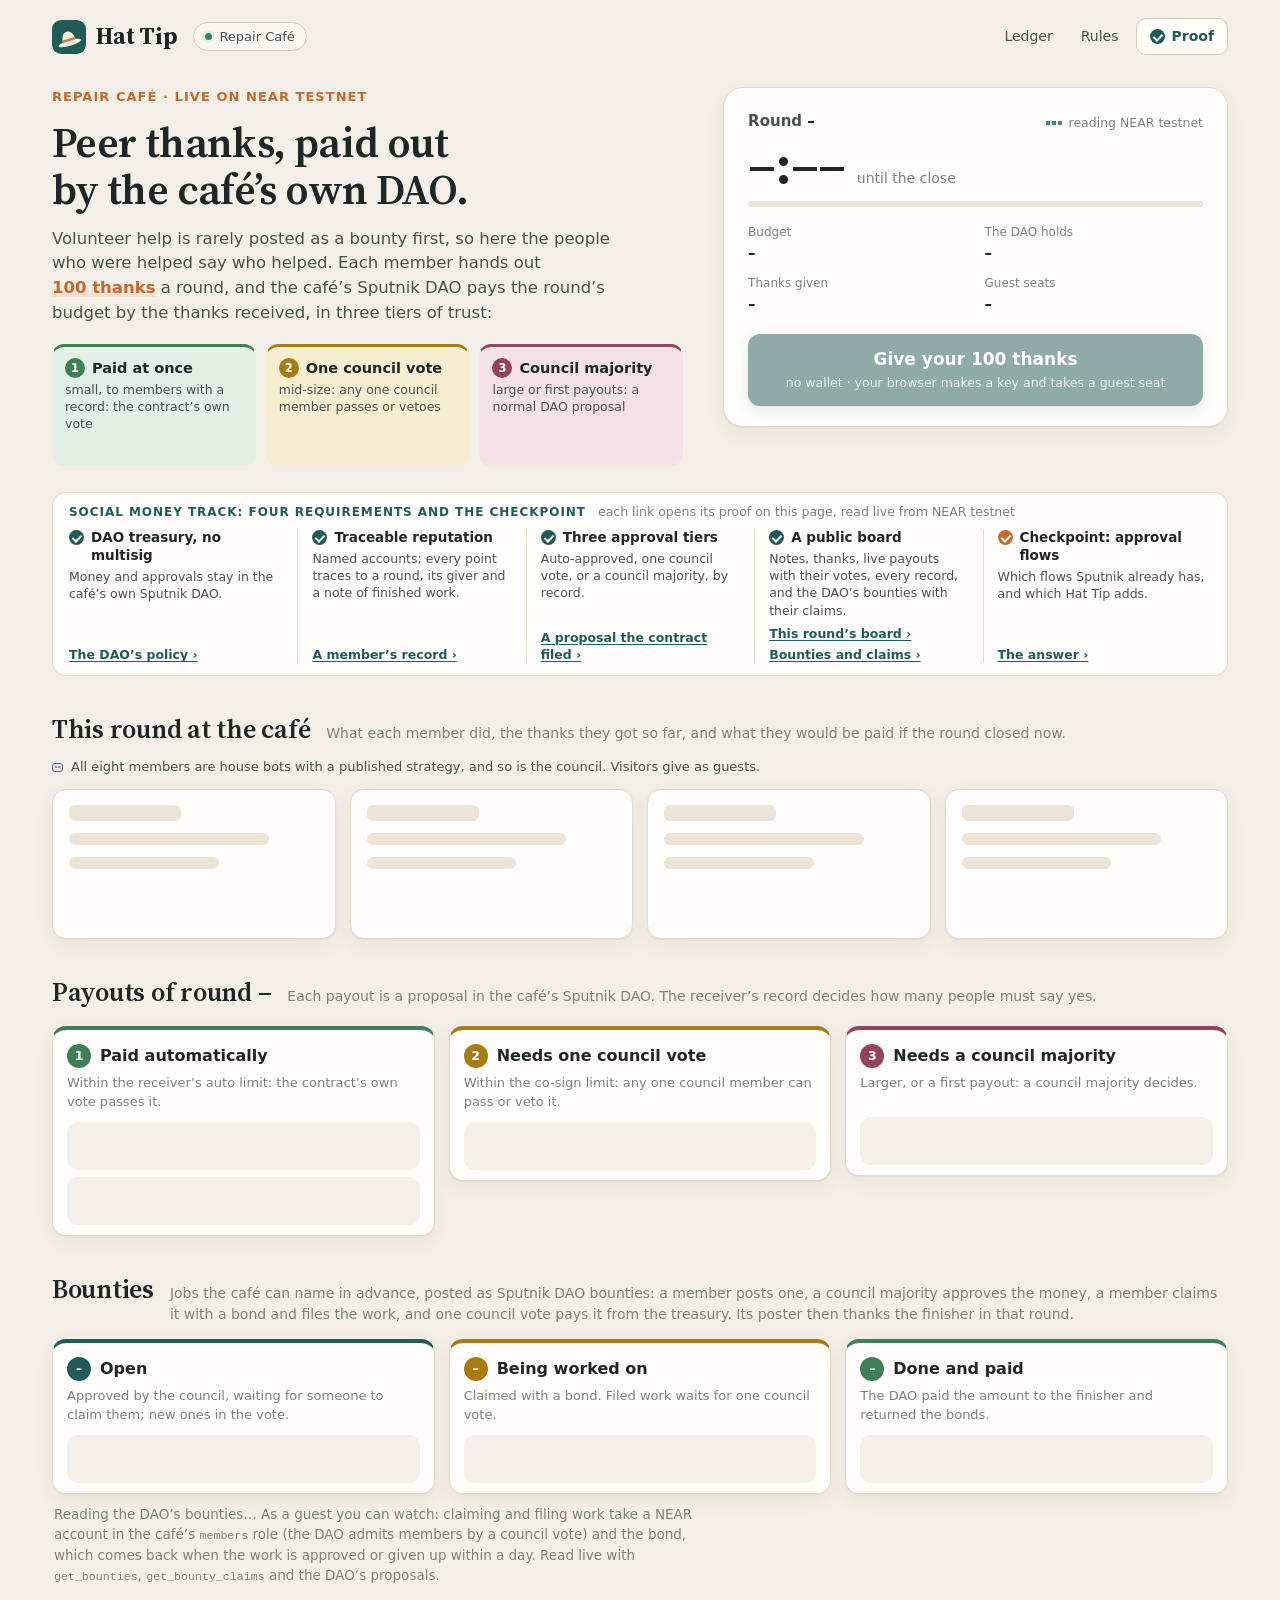
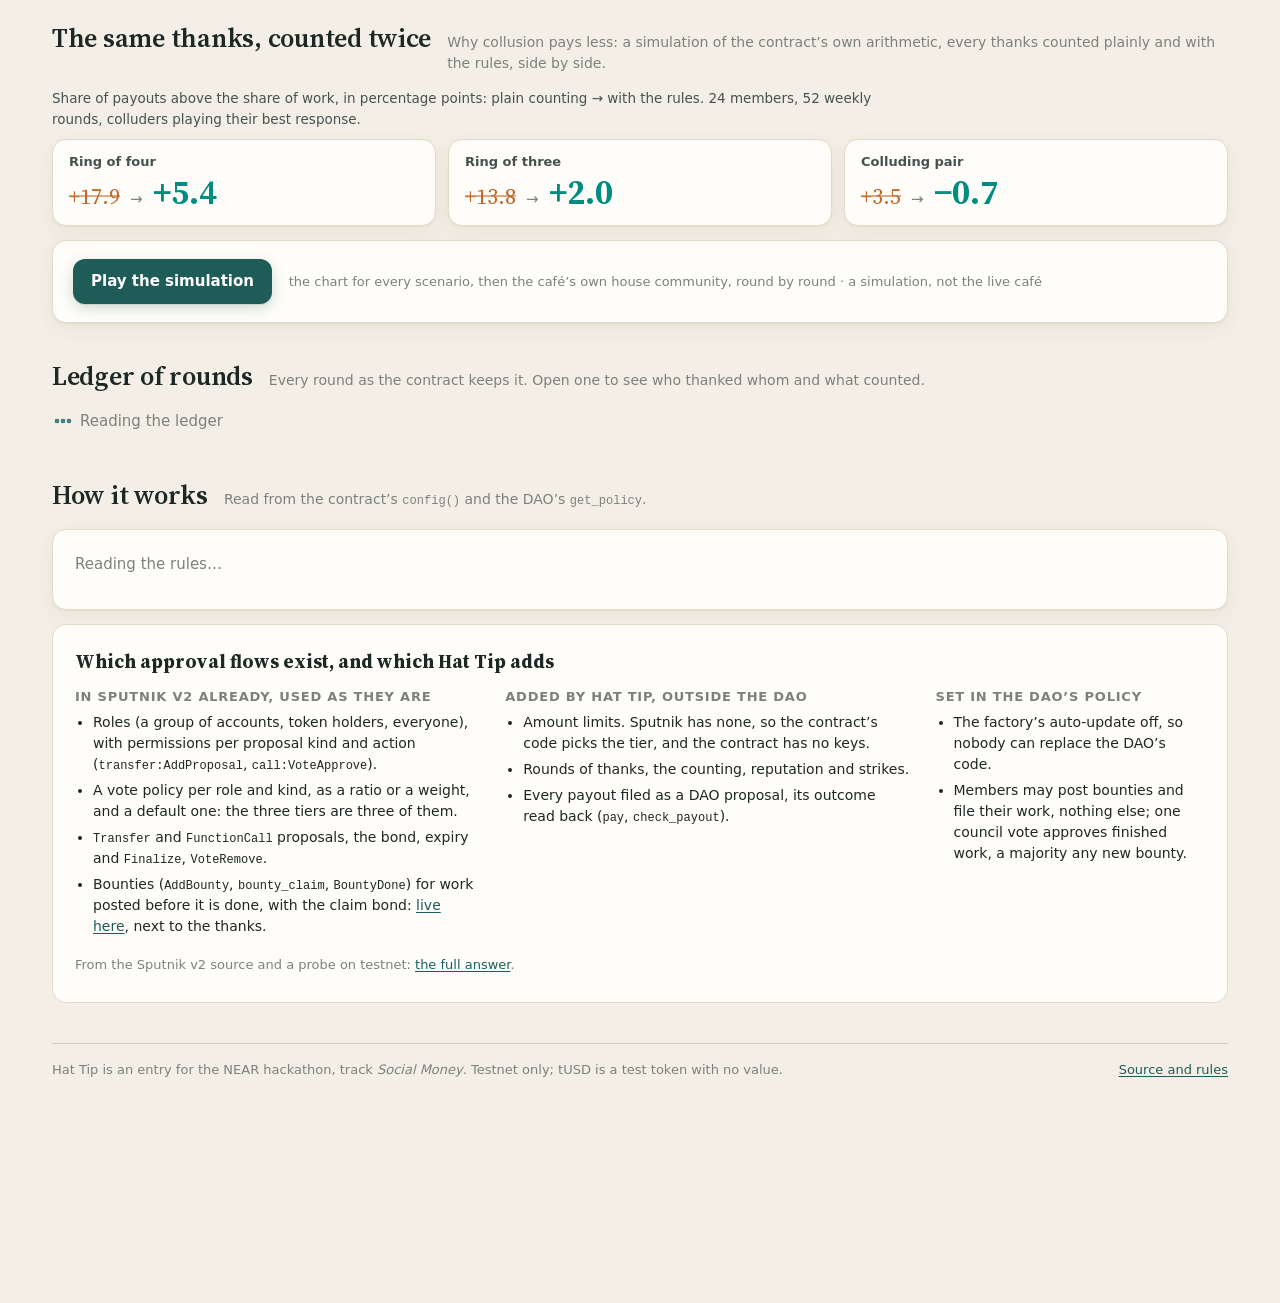
<file: index.html>
<!DOCTYPE html>
<html lang="en">
<head>
<meta charset="utf-8">
<meta name="viewport" content="width=device-width, initial-scale=1">
<meta http-equiv="refresh" content="0; url=web/">
<title>Hat Tip: peer thanks your DAO pays out</title>
<meta name="description" content="The page lives under web/.">
</head>
<body>
<p>Hat Tip lives at <a href="web/">web/</a>. The source and the rules: <a href="https://github.com/replaycourt/hat-tip">github.com/replaycourt/hat-tip</a>.</p>
</body>
</html>
</file>
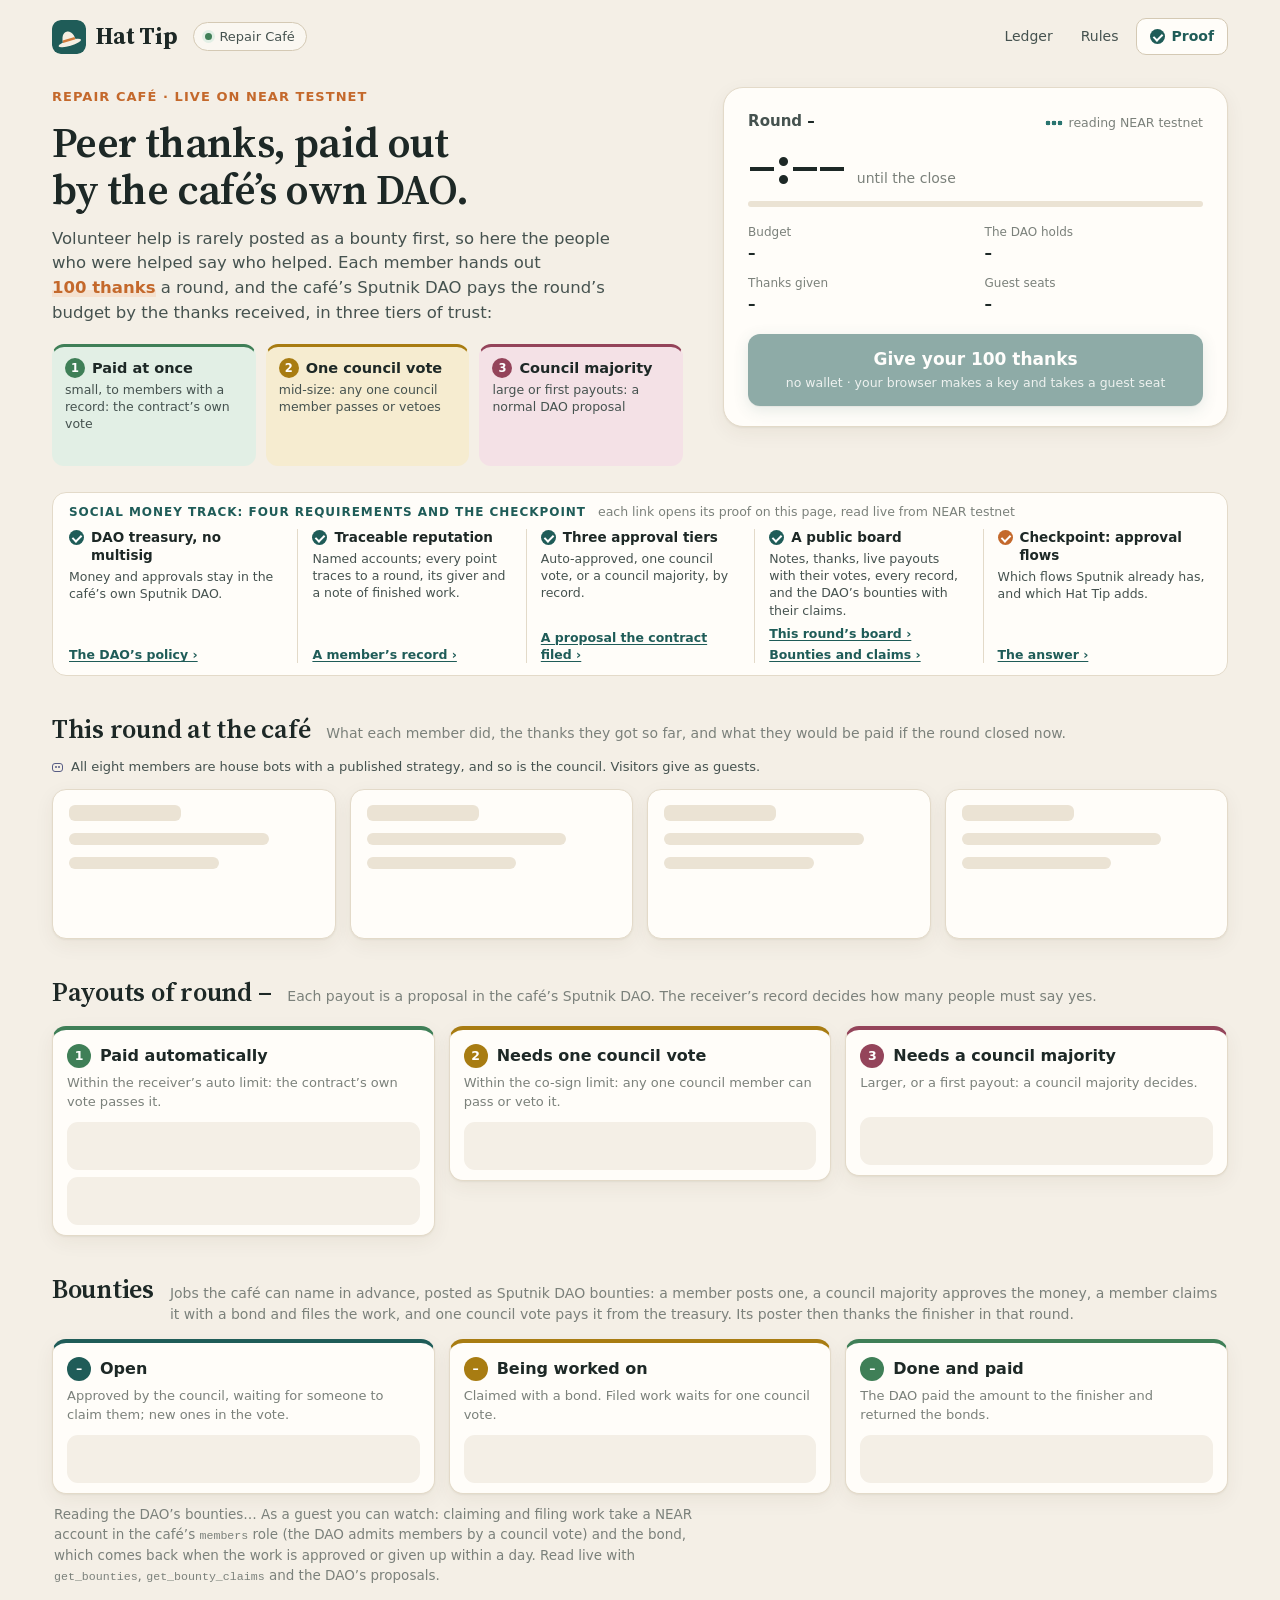
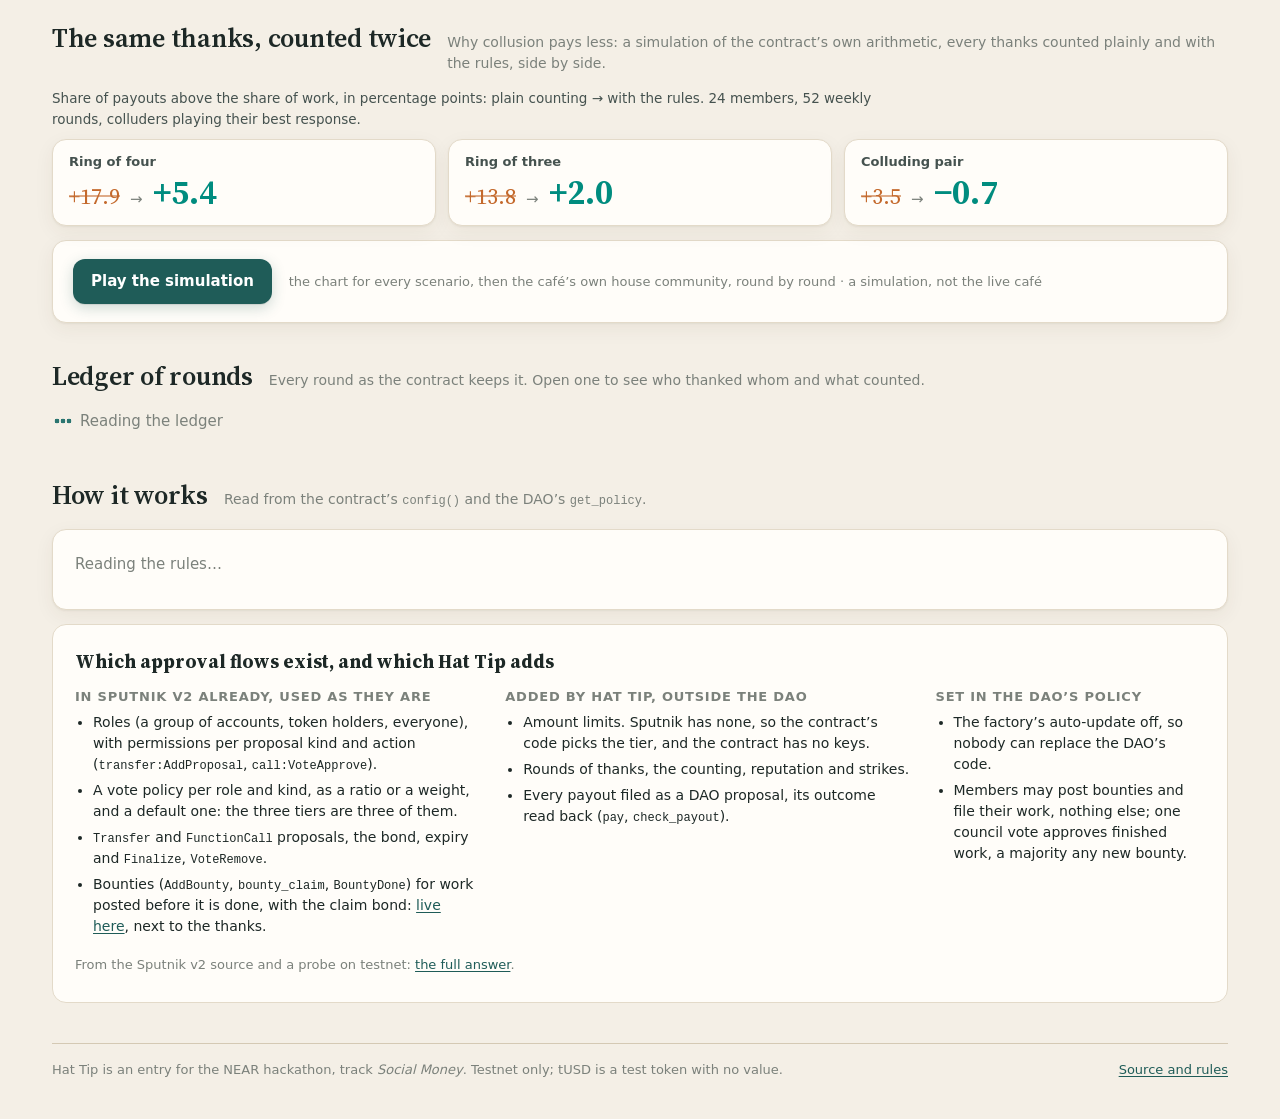
<file: web/index.html>
<!DOCTYPE html>
<html lang="en">
<head>
<meta charset="utf-8">
<meta name="viewport" content="width=device-width, initial-scale=1, viewport-fit=cover">
<meta http-equiv="Content-Security-Policy" content="default-src 'self'; script-src 'self'; style-src 'self'; img-src 'self' data:; connect-src https://test.rpc.fastnear.com https://near-testnet.drpc.org; font-src 'self'; base-uri 'none'; form-action 'none'; object-src 'none'">
<title>Hat Tip: peer thanks your DAO pays out</title>
<meta name="description" content="A community pays its helpers from its own Sputnik DAO by peer thanks. Every member hands out 100 thanks a round; small payouts to members with a record go out at once, larger ones wait for one council vote or a council majority. Live on NEAR testnet, no wallet needed.">
<meta name="theme-color" content="#f4efe6">
<meta property="og:type" content="website">
<meta property="og:site_name" content="Hat Tip">
<meta property="og:title" content="Hat Tip: peer thanks your DAO pays out">
<meta property="og:description" content="Each member hands out 100 thanks a round; the community’s Sputnik DAO pays the budget by the thanks received, in three tiers of trust. Try it on NEAR testnet, no wallet.">
<meta property="og:url" content="https://replaycourt.github.io/hat-tip/web/">
<meta property="og:image" content="https://replaycourt.github.io/hat-tip/web/og.png">
<meta property="og:image:width" content="1200">
<meta property="og:image:height" content="630">
<meta property="og:image:alt" content="Hat Tip: peer thanks your DAO pays out. Three payouts in the three tier colours: paid at once, one council vote, council majority.">
<meta name="twitter:card" content="summary_large_image">
<meta name="twitter:title" content="Hat Tip: peer thanks your DAO pays out">
<meta name="twitter:description" content="Each member hands out 100 thanks a round; the community’s Sputnik DAO pays the budget by the thanks received, in three tiers of trust. Try it on NEAR testnet, no wallet.">
<meta name="twitter:image" content="https://replaycourt.github.io/hat-tip/web/og.png">
<link rel="preload" href="fonts/source-serif-4-latin.woff2" as="font" type="font/woff2" crossorigin>
<link rel="icon" href="favicon.svg" type="image/svg+xml">
<link rel="stylesheet" href="css/style.css">
</head>
<body>
<div id="mock-badge" class="mock-badge" hidden>Mock data · nothing on this page is on chain</div>

<header class="top">
  <a class="brand" href="./" aria-label="Hat Tip home">
    <img class="brand-mark" src="favicon.svg" alt="">
    <span class="brand-word">Hat Tip</span>
  </a>
  <span class="community"><span class="community-dot" aria-hidden="true"></span><span id="community">Repair Café</span></span>
  <nav class="top-nav" aria-label="Page">
    <a class="nav-link" href="#ledger">Ledger</a>
    <a class="nav-link" href="#rules">Rules</a>
    <button id="btn-proof" class="btn-quiet proof-btn" type="button"><span class="ico-check" aria-hidden="true"></span>Proof</button>
  </nav>
</header>

<main>
  <section class="hero" aria-labelledby="hero-title">
    <div class="hero-text">
      <p class="kicker"><span id="kicker-community">Repair Café</span> · <span id="kicker-where">live on NEAR testnet</span></p>
      <h1 id="hero-title">Peer thanks, paid out by the café’s own DAO.</h1>
      <p class="lede" id="lede"><span class="lede-why">Volunteer help is rarely posted as a bounty first, so here the people who were helped say who helped. </span>Each member hands out <em>100&nbsp;thanks</em> a round, and the café’s Sputnik DAO pays the round’s budget by the thanks received, in three tiers of trust:</p>
    </div>

    <ol class="tiles" id="tiles" aria-label="The three tiers of trust">
      <li><a class="tile t1" href="#payouts"><span class="tile-head"><span class="tile-num" aria-hidden="true">1</span><b>Paid at once</b></span><span class="tile-rule">small, to members with a record: the contract’s own vote</span><span class="tile-last" id="tile-1"></span></a></li>
      <li><a class="tile t2" href="#payouts"><span class="tile-head"><span class="tile-num" aria-hidden="true">2</span><b>One council vote</b></span><span class="tile-rule">mid-size: any one council member passes or vetoes</span><span class="tile-last" id="tile-2"></span></a></li>
      <li><a class="tile t3" href="#payouts"><span class="tile-head"><span class="tile-num" aria-hidden="true">3</span><b>Council majority</b></span><span class="tile-rule" id="tile-3-rule">large or first payouts: a normal DAO proposal</span><span class="tile-last" id="tile-3"></span></a></li>
    </ol>

    <aside class="round-card" id="round-card" aria-labelledby="round-title">
      <div class="round-head">
        <h2 class="round-title" id="round-title">Round <b id="round-n">–</b></h2>
        <span class="round-state" id="round-state"><span class="dots" aria-hidden="true"></span>reading NEAR testnet</span>
      </div>
      <div class="countdown-row">
        <b class="countdown" id="countdown" aria-live="off">–:––</b>
        <span class="until" id="until">until the close</span>
      </div>
      <div class="progress" role="progressbar" aria-label="Time through the round" aria-valuemin="0" aria-valuemax="100" aria-valuenow="0" id="progress"><span class="progress-fill" id="progress-fill"></span></div>
      <dl class="facts">
        <div><dt>Budget</dt><dd id="budget">–</dd></div>
        <div><dt>The DAO holds</dt><dd id="dao-balance">–</dd></div>
        <div><dt>Thanks given</dt><dd id="given-so-far">–</dd></div>
        <div><dt>Guest seats</dt><dd id="seats">–</dd></div>
      </dl>
      <button id="btn-give" class="btn-primary give-btn" type="button" disabled>
        <span class="give-title" id="give-title">Give your 100 thanks</span>
        <span class="give-sub" id="give-sub">no wallet · your browser makes a key and takes a guest seat</span>
      </button>
      <p class="give-when" id="give-when" hidden></p>
      <div class="you" id="you" hidden>
        <div class="you-head"><span class="avatar av-you" aria-hidden="true">You</span><span><b id="you-name">Guest</b><span class="you-acct" id="you-acct"></span></span></div>
        <div class="you-result" id="you-result" hidden></div>
        <ul class="you-lines" id="you-lines"></ul>
      </div>
    </aside>
  </section>

  <section class="reqs" id="reqs" aria-labelledby="reqs-title">
    <div class="reqs-head">
      <h2 class="reqs-title" id="reqs-title">Social Money track: four requirements and the checkpoint</h2>
      <p class="reqs-sub">each link opens its proof on this page, read live from NEAR testnet</p>
    </div>
    <ol class="reqs-list">
      <li class="req"><b class="req-name"><span class="ico-check" aria-hidden="true"></span>DAO treasury, no multisig</b><span class="req-how">Money and approvals stay in the café’s own Sputnik DAO.</span><a class="req-link" id="req-policy" href="#policy">The DAO’s policy ›</a></li>
      <li class="req"><b class="req-name"><span class="ico-check" aria-hidden="true"></span>Traceable reputation</b><span class="req-how">Named accounts; every point traces to a round, its giver and a note of finished work.</span><a class="req-link" id="req-record" href="#board">A member’s record ›</a></li>
      <li class="req"><b class="req-name"><span class="ico-check" aria-hidden="true"></span>Three approval tiers</b><span class="req-how">Auto-approved, one council vote, or a council majority, by record.</span><a class="req-link" id="req-proposal" href="#payouts">A proposal the contract filed ›</a></li>
      <li class="req"><b class="req-name"><span class="ico-check" aria-hidden="true"></span>A public board</b><span class="req-how">Notes, thanks, live payouts with their votes, every record, and the DAO’s bounties with their claims.</span><a class="req-link" href="#board">This round’s board ›</a><a class="req-link req-link-2" id="req-bounties" href="#bounties">Bounties and claims ›</a></li>
      <li class="req req-answer"><b class="req-name"><span class="ico-check" aria-hidden="true"></span>Checkpoint: approval flows</b><span class="req-how">Which flows Sputnik already has, and which Hat Tip adds.</span><a class="req-link" href="#flows">The answer ›</a></li>
    </ol>
  </section>

  <section class="story" id="story" aria-labelledby="story-title" hidden>
    <div class="story-inner">
      <div class="story-head">
        <h2 class="story-title" id="story-title">How round <span id="story-round">–</span> became payouts</h2>
        <button class="story-replay" id="btn-story-replay" type="button">Replay the close</button>
      </div>
      <div class="story-steps" id="story-steps" aria-live="polite"></div>
    </div>
  </section>

  <section class="board" id="board" aria-labelledby="board-title">
    <div class="section-head">
      <h2 id="board-title">This round at the café</h2>
      <p class="sub" id="board-sub">What each member did, the thanks they got so far, and what they would be paid if the round closed now.</p>
    </div>
    <p class="board-note" id="board-note"><span class="bot-ico" aria-hidden="true"></span><span id="board-note-text">All eight members are house bots with a published strategy, and so is the council. Visitors give as guests.</span></p>
    <div class="cards" id="cards">
      <div class="card member skeleton" aria-hidden="true"><span></span><span></span><span></span></div>
      <div class="card member skeleton" aria-hidden="true"><span></span><span></span><span></span></div>
      <div class="card member skeleton" aria-hidden="true"><span></span><span></span><span></span></div>
      <div class="card member skeleton" aria-hidden="true"><span></span><span></span><span></span></div>
    </div>
    <div class="guests" id="guests" hidden>
      <h3 class="guests-title">Guests this round</h3>
      <div class="guest-list" id="guest-list"></div>
    </div>
  </section>

  <section class="payouts" id="payouts" aria-labelledby="payouts-title">
    <div class="section-head">
      <h2 id="payouts-title">Payouts of round <span id="pay-round">–</span></h2>
      <p class="sub">Each payout is a proposal in the café’s Sputnik DAO. The receiver’s record decides how many people must say yes.</p>
      <button class="btn-quiet replay-btn" id="btn-replay" type="button" hidden>Replay the close</button>
    </div>
    <div class="tiers">
      <div class="tier tier-1">
        <h3><span class="tier-num">1</span>Paid automatically</h3>
        <p class="tier-rule">Within the receiver’s auto limit: the contract’s own vote passes it.</p>
        <ol class="tier-list" id="tier-1"><li class="skeleton-line" aria-hidden="true"></li><li class="skeleton-line" aria-hidden="true"></li></ol>
      </div>
      <div class="tier tier-2">
        <h3><span class="tier-num">2</span>Needs one council vote</h3>
        <p class="tier-rule">Within the co-sign limit: any one council member can pass or veto it.</p>
        <ol class="tier-list" id="tier-2"><li class="skeleton-line" aria-hidden="true"></li></ol>
      </div>
      <div class="tier tier-3">
        <h3><span class="tier-num">3</span>Needs a council majority</h3>
        <p class="tier-rule" id="tier-3-rule">Larger, or a first payout: a council majority decides.</p>
        <ol class="tier-list" id="tier-3"><li class="skeleton-line" aria-hidden="true"></li></ol>
      </div>
    </div>
    <p class="carried" id="carried"></p>
  </section>

  <section class="bounties" id="bounties" aria-labelledby="bounties-title">
    <div class="section-head">
      <h2 id="bounties-title">Bounties</h2>
      <p class="sub">Jobs the café can name in advance, posted as Sputnik DAO bounties: a member posts one, a council majority approves the money, a member claims it with a bond and files the work, and one council vote pays it from the treasury. Its poster then thanks the finisher in that round.</p>
    </div>
    <div class="tiers bounty-cols">
      <div class="tier bcol bcol-open">
        <h3><span class="tier-num" id="b-open-n">–</span>Open</h3>
        <p class="tier-rule">Approved by the council, waiting for someone to claim them; new ones in the vote.</p>
        <ol class="tier-list" id="b-open"><li class="skeleton-line" aria-hidden="true"></li></ol>
      </div>
      <div class="tier bcol bcol-work">
        <h3><span class="tier-num" id="b-work-n">–</span>Being worked on</h3>
        <p class="tier-rule">Claimed with a bond. Filed work waits for one council vote.</p>
        <ol class="tier-list" id="b-work"><li class="skeleton-line" aria-hidden="true"></li></ol>
      </div>
      <div class="tier bcol bcol-done">
        <h3><span class="tier-num" id="b-done-n">–</span>Done and paid</h3>
        <p class="tier-rule">The DAO paid the amount to the finisher and returned the bonds.</p>
        <ol class="tier-list" id="b-done"><li class="skeleton-line" aria-hidden="true"></li></ol>
      </div>
    </div>
    <p class="carried b-foot"><span id="b-foot-state">Reading the DAO’s bounties…</span> As a guest you can watch: claiming and filing work take a NEAR account in the café’s <code>members</code> role (the DAO admits members by a council vote) and the bond, which comes back when the work is approved or given up within a day. Read live with <code>get_bounties</code>, <code>get_bounty_claims</code> and the DAO’s proposals.</p>
  </section>

  <section class="replay" id="replay" aria-labelledby="replay-title">
    <div class="section-head">
      <h2 id="replay-title">The same thanks, counted twice</h2>
      <p class="sub">Why collusion pays less: a simulation of the contract’s own arithmetic, every thanks counted plainly and with the rules, side by side.</p>
    </div>
    <div class="rp-result" id="rp-result">
      <p class="rp-result-lead">Share of payouts above the share of work, in percentage points: plain counting → with the rules. 24 members, 52 weekly rounds, colluders playing their best response.</p>
      <dl class="rp-figures">
        <div data-scenario="Ring of four"><dt>Ring of four</dt><dd><span class="rp-from">+17.9</span><span class="rp-to-arrow" aria-label="becomes">→</span><b class="rp-to">+5.4</b></dd></div>
        <div data-scenario="Ring of three"><dt>Ring of three</dt><dd><span class="rp-from">+13.8</span><span class="rp-to-arrow" aria-label="becomes">→</span><b class="rp-to">+2.0</b></dd></div>
        <div data-scenario="Colluding pair"><dt>Colluding pair</dt><dd><span class="rp-from">+3.5</span><span class="rp-to-arrow" aria-label="becomes">→</span><b class="rp-to">−0.7</b></dd></div>
      </dl>
    </div>
    <div class="replay-host" id="replay-host">
      <button class="btn-primary replay-open" id="btn-replay-open" type="button">Play the simulation</button>
      <span class="muted replay-open-sub">the chart for every scenario, then the café’s own house community, round by round · a simulation, not the live café</span>
    </div>
  </section>

  <section class="ledger" id="ledger" aria-labelledby="ledger-title">
    <div class="section-head">
      <h2 id="ledger-title">Ledger of rounds</h2>
      <p class="sub">Every round as the contract keeps it. Open one to see who thanked whom and what counted.</p>
    </div>
    <div class="ledger-host" id="ledger-host"><p class="muted loading-line"><span class="dots" aria-hidden="true"></span>Reading the ledger</p></div>
    <div class="ledger-foot"><button class="btn-quiet older-btn" id="btn-older" type="button" hidden>Show older rounds</button><span class="muted" id="audit-line"></span></div>
  </section>

  <section class="rules" id="rules" aria-labelledby="rules-title">
    <div class="section-head">
      <h2 id="rules-title">How it works</h2>
      <p class="sub" id="rules-sub">Read from the contract’s <code>config()</code> and the DAO’s <code>get_policy</code>.</p>
    </div>
    <div class="rules-body" id="rules-body"><p class="muted">Reading the rules…</p></div>
    <div class="flows" id="flows">
      <h3 class="rules-h">Which approval flows exist, and which Hat Tip adds</h3>
      <div class="flows-grid">
        <div class="flow-col">
          <h4>In Sputnik v2 already, used as they are</h4>
          <ul>
            <li>Roles (a group of accounts, token holders, everyone), with permissions per proposal kind and action (<code>transfer:AddProposal</code>, <code>call:VoteApprove</code>).</li>
            <li>A vote policy per role and kind, as a ratio or a weight, and a default one: the three tiers are three of them.</li>
            <li><code>Transfer</code> and <code>FunctionCall</code> proposals, the bond, expiry and <code>Finalize</code>, <code>VoteRemove</code>.</li>
            <li>Bounties (<code>AddBounty</code>, <code>bounty_claim</code>, <code>BountyDone</code>) for work posted before it is done, with the claim bond: <a href="#bounties">live here</a>, next to the thanks.</li>
          </ul>
        </div>
        <div class="flow-col">
          <h4>Added by Hat Tip, outside the DAO</h4>
          <ul>
            <li>Amount limits. Sputnik has none, so the contract’s code picks the tier, and the contract has no keys.</li>
            <li>Rounds of thanks, the counting, reputation and strikes.</li>
            <li>Every payout filed as a DAO proposal, its outcome read back (<code>pay</code>, <code>check_payout</code>).</li>
          </ul>
        </div>
        <div class="flow-col">
          <h4>Set in the DAO’s policy</h4>
          <ul>
            <li>The factory’s auto-update off, so nobody can replace the DAO’s code.</li>
            <li>Members may post bounties and file their work, nothing else; one council vote approves finished work, a majority any new bounty.</li>
          </ul>
        </div>
      </div>
      <p class="muted fine">From the Sputnik v2 source and a probe on testnet: <a href="https://github.com/replaycourt/hat-tip#which-approval-flows-exist-and-which-we-add">the full answer</a>.</p>
    </div>
  </section>

  <footer class="foot">
    <span>Hat Tip is an entry for the NEAR hackathon, track <i>Social Money</i>. Testnet only; tUSD is a test token with no value.</span>
    <span><a id="link-repo" href="https://github.com/replaycourt/hat-tip">Source and rules</a></span>
  </footer>
</main>

<div class="tray" id="tray" role="region" aria-label="Your thanks" hidden>
  <div class="tray-inner">
    <div class="tray-meter" aria-hidden="true"><span class="tray-fill" id="tray-fill"></span></div>
    <div class="tray-row">
      <span class="tray-count"><b id="tray-left">100</b> <span id="tray-left-word">thanks left</span></span>
      <label class="tray-note-label" for="tray-note">Your note</label>
      <input id="tray-note" class="tray-note" type="text" maxlength="80" autocomplete="off" placeholder="What did you help with? (optional)">
      <button id="tray-send" class="btn-primary" type="button">Send my thanks</button>
      <button id="tray-cancel" class="btn-quiet" type="button">Cancel</button>
    </div>
    <p class="tray-hint" id="tray-hint">Tap <b>+10</b> on the people whose work you value.</p>
  </div>
</div>

<div id="toast" class="toast" role="status" hidden></div>

<div id="drawer-backdrop" class="drawer-backdrop" hidden></div>
<aside id="drawer" class="drawer" role="dialog" aria-modal="true" aria-labelledby="drawer-title" hidden>
  <div class="drawer-head"><h2 id="drawer-title">Proof</h2><button class="close" id="drawer-close" type="button" aria-label="Close">×</button></div>
  <div class="drawer-body" id="drawer-body"></div>
</aside>

<script type="module" src="js/main.js"></script>
</body>
</html>
</file>
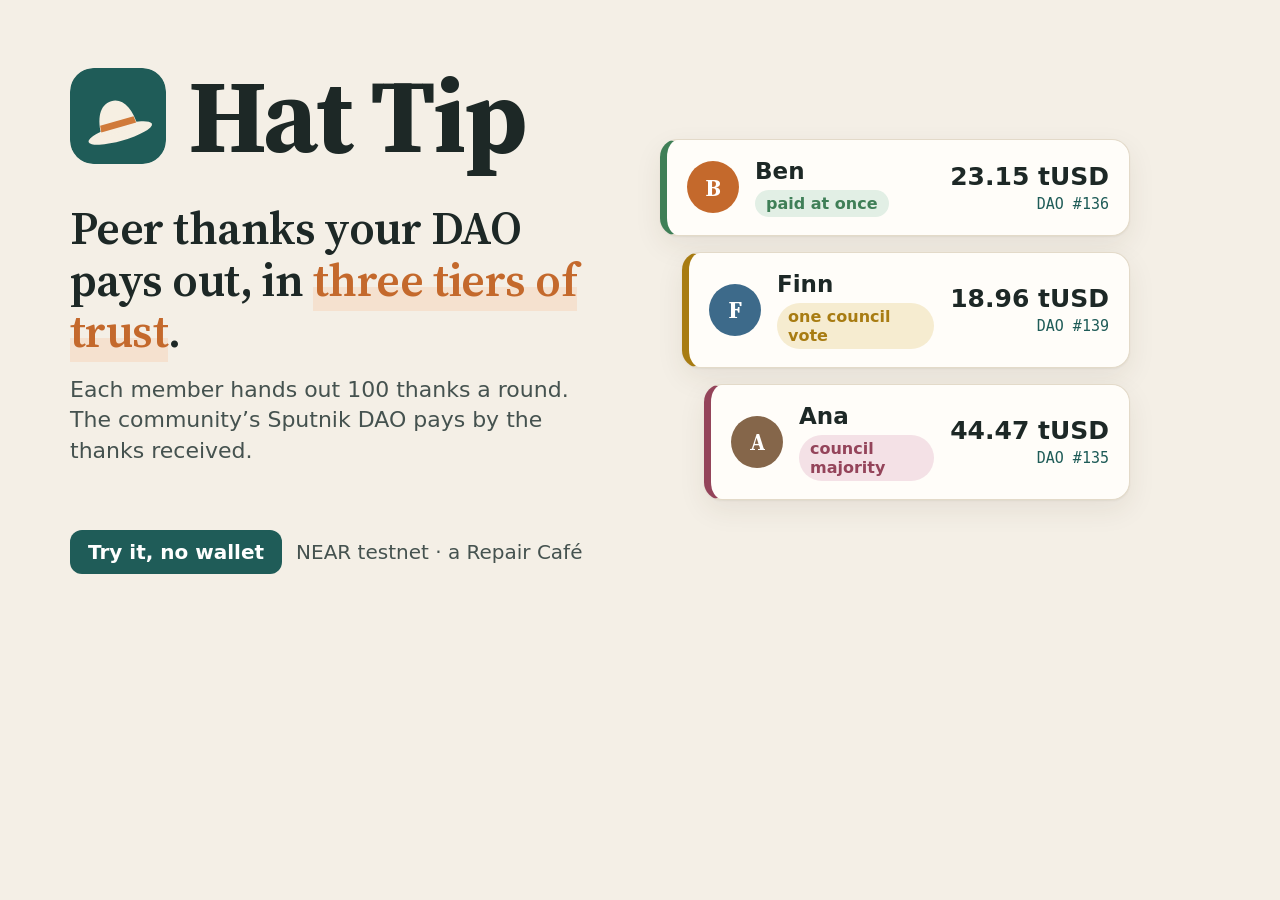
<file: docs/og/og-card.html>
<!DOCTYPE html>
<html lang="en">
<head>
<meta charset="utf-8">
<!-- The link preview web/og.png, drawn in the page's own look. To redraw it, open this file in
     headless Chrome at 1200 x 630 and take a screenshot of the viewport. -->
<title>Hat Tip link preview</title>
<style>
@font-face {
  font-family: 'Source Serif 4';
  src: url('../../web/fonts/source-serif-4-latin.woff2') format('woff2');
  font-weight: 400 700;
}
:root {
  --paper: #f4efe6;
  --paper-2: #ebe3d4;
  --card: #fffdf9;
  --ink: #1d2826;
  --ink-2: #45524f;
  --muted: #7b817b;
  --line: #e3dac9;
  --teal: #1f5c58;
  --copper: #c4692c;
  --copper-soft: #f5e1cf;
  --t1: #3f7f57;
  --t1-soft: #e2efe5;
  --t2: #a87c12;
  --t2-soft: #f6ecd0;
  --t3: #94445a;
  --t3-soft: #f4e1e6;
  --serif: 'Source Serif 4', Georgia, serif;
  --sans: system-ui, -apple-system, 'Segoe UI', Roboto, 'Helvetica Neue', Arial, sans-serif;
}
* {
  box-sizing: border-box;
}
html,
body {
  margin: 0;
  width: 1200px;
  height: 630px;
  overflow: hidden;
}
body {
  background: var(--paper);
  color: var(--ink);
  font-family: var(--sans);
  display: grid;
  grid-template-columns: 1fr 470px;
  gap: 48px;
  padding: 64px 70px 56px;
  position: relative;
}
.left {
  display: flex;
  flex-direction: column;
}
.brand {
  display: flex;
  align-items: center;
  gap: 22px;
}
.brand svg {
  width: 96px;
  height: 96px;
  border-radius: 24px;
}
.word {
  font-family: var(--serif);
  font-weight: 700;
  font-size: 104px;
  letter-spacing: -0.02em;
  line-height: 1;
}
.claim {
  margin: 34px 0 0;
  font-family: var(--serif);
  font-weight: 600;
  font-size: 46px;
  line-height: 1.12;
  letter-spacing: -0.012em;
}
.claim em {
  font-style: normal;
  color: var(--copper);
  background: linear-gradient(transparent 62%, var(--copper-soft) 62%);
}
.sub {
  margin: 18px 0 0;
  font-size: 22px;
  line-height: 1.4;
  color: var(--ink-2);
}
.foot {
  margin-top: auto;
  display: flex;
  align-items: center;
  gap: 14px;
  font-size: 20px;
  color: var(--ink-2);
}
.try {
  background: var(--teal);
  color: #fff;
  font-weight: 650;
  padding: 10px 18px;
  border-radius: 12px;
}
.right {
  display: flex;
  flex-direction: column;
  justify-content: center;
  gap: 16px;
}
.payout {
  display: grid;
  grid-template-columns: 52px 1fr auto;
  align-items: center;
  gap: 16px;
  background: var(--card);
  border: 1px solid var(--line);
  border-left: 7px solid var(--t1);
  border-radius: 18px;
  padding: 18px 20px;
  box-shadow: 0 1px 2px rgba(60, 45, 20, 0.06), 0 10px 28px rgba(60, 45, 20, 0.08);
}
.payout.t2 {
  border-left-color: var(--t2);
  margin-left: 22px;
}
.payout.t3 {
  border-left-color: var(--t3);
  margin-left: 44px;
}
.av {
  width: 52px;
  height: 52px;
  border-radius: 50%;
  display: grid;
  place-items: center;
  color: #fff;
  font-family: var(--serif);
  font-weight: 700;
  font-size: 24px;
}
.who b {
  display: block;
  font-size: 23px;
}
.pill {
  display: inline-block;
  margin-top: 6px;
  font-size: 16px;
  font-weight: 650;
  padding: 4px 11px;
  border-radius: 99px;
  background: var(--t1-soft);
  color: var(--t1);
}
.t2 .pill {
  background: var(--t2-soft);
  color: var(--t2);
}
.t3 .pill {
  background: var(--t3-soft);
  color: var(--t3);
}
.amt {
  text-align: right;
  font-size: 25px;
  font-weight: 700;
  font-variant-numeric: tabular-nums;
}
.amt small {
  display: block;
  margin-top: 4px;
  font-family: ui-monospace, Menlo, monospace;
  font-size: 15px;
  font-weight: 500;
  color: var(--teal);
}
</style>
</head>
<body>
<div class="left">
  <div class="brand">
    <svg xmlns="http://www.w3.org/2000/svg" viewBox="0 0 64 64" aria-hidden="true"><rect width="64" height="64" rx="15" fill="#1f5c58"/><g transform="rotate(-16 32 38)"><ellipse cx="32" cy="43.5" rx="22" ry="5.2" fill="#f6efe2"/><path d="M19.5 43c0-13 4.6-21.5 12.5-21.5S44.5 30 44.5 43z" fill="#f6efe2"/><path d="M20.4 35.2h23.2l.5 4.6H19.9z" fill="#d07a3a"/></g></svg>
    <span class="word">Hat Tip</span>
  </div>
  <p class="claim">Peer thanks your DAO pays out, in <em>three tiers of trust</em>.</p>
  <p class="sub">Each member hands out 100 thanks a round. The community’s Sputnik DAO pays by the thanks received.</p>
  <div class="foot"><span class="try">Try it, no wallet</span><span>NEAR testnet · a Repair Café</span></div>
</div>
<div class="right">
  <div class="payout t1"><span class="av" style="background:#c4692c">B</span><span class="who"><b>Ben</b><span class="pill">paid at once</span></span><span class="amt">23.15 tUSD<small>DAO #136</small></span></div>
  <div class="payout t2"><span class="av" style="background:#3d6a8a">F</span><span class="who"><b>Finn</b><span class="pill">one council vote</span></span><span class="amt">18.96 tUSD<small>DAO #139</small></span></div>
  <div class="payout t3"><span class="av" style="background:#85664a">A</span><span class="who"><b>Ana</b><span class="pill">council majority</span></span><span class="amt">44.47 tUSD<small>DAO #135</small></span></div>
</div>
</body>
</html>
</file>
<file: web/css/style.css>
/* Hat Tip: warm paper, ink, a copper thread for thanks, three quiet colours for the three tiers.
   One bundled serif (Source Serif 4, SIL OFL, web/fonts/), no inline styles (the CSP blocks them). */

@font-face {
  font-family: 'Source Serif 4';
  src: url('../fonts/source-serif-4-latin.woff2') format('woff2');
  font-weight: 400 700;
  font-style: normal;
  font-display: swap;
}

:root {
  --paper: #f4efe6;
  --paper-2: #ebe3d4;
  --card: #fffdf9;
  --ink: #1d2826;
  --ink-2: #45524f;
  --muted: #7b817b;
  --line: #e3dac9;
  --line-2: #d4c9b4;
  --teal: #1f5c58;
  --teal-2: #2a7570;
  --teal-soft: #dcebe8;
  --copper: #c4692c;
  --copper-soft: #f5e1cf;
  --t1: #3f7f57;
  --t1-soft: #e2efe5;
  --t2: #a87c12;
  --t2-soft: #f6ecd0;
  --t3: #94445a;
  --t3-soft: #f4e1e6;
  --bot: #575c84;
  --bot-soft: #e9e9f3;
  --bad: #a6402f;
  --good: #3f7f57;
  --serif: 'Source Serif 4', 'Iowan Old Style', 'Palatino Linotype', Palatino, Georgia, serif;
  --sans: system-ui, -apple-system, 'Segoe UI', Roboto, 'Helvetica Neue', Arial, sans-serif;
  --mono: ui-monospace, SFMono-Regular, Menlo, Consolas, monospace;
  --r: 14px;
  --shadow: 0 1px 2px rgba(60, 45, 20, 0.06), 0 6px 20px rgba(60, 45, 20, 0.06);
  --wrap: 1240px;
}

* {
  box-sizing: border-box;
}
html {
  -webkit-text-size-adjust: 100%;
}
body {
  margin: 0;
  /* the page keeps the reader's place itself (ui.js keepView); no second correction by the browser */
  overflow-anchor: none;
  background: var(--paper);
  color: var(--ink);
  font: 15px/1.5 var(--sans);
  -webkit-font-smoothing: antialiased;
}
body.giving {
  padding-bottom: 150px;
}
a {
  color: var(--teal);
  text-underline-offset: 2px;
}
code {
  font-family: var(--mono);
  font-size: 0.86em;
  overflow-wrap: normal;
}
/* accounts and hashes may break anywhere; words in code (Transfer, FunctionCall) only at spaces */
.drawer code,
.param-list code,
a code {
  overflow-wrap: anywhere;
}
button {
  font: inherit;
  color: inherit;
  cursor: pointer;
}
button:disabled {
  cursor: default;
}
:focus-visible {
  outline: 2px solid var(--teal-2);
  outline-offset: 2px;
}
.muted {
  color: var(--muted);
}
.fine {
  font-size: 13px;
}
.good {
  color: var(--good);
}
.bad {
  color: var(--bad);
}
[hidden] {
  display: none !important;
}

.mock-badge {
  position: sticky;
  top: 0;
  z-index: 40;
  background: repeating-linear-gradient(-45deg, #fbe7c6, #fbe7c6 10px, #f7ddb2 10px, #f7ddb2 20px);
  color: #6b4a12;
  text-align: center;
  font-size: 12.5px;
  font-weight: 600;
  padding: 4px 8px;
  letter-spacing: 0.02em;
}

/* ---- header ---- */
.top {
  max-width: var(--wrap);
  margin: 0 auto;
  padding: 18px 32px 6px;
  display: flex;
  align-items: center;
  gap: 16px;
}
.brand {
  display: flex;
  align-items: center;
  gap: 10px;
  text-decoration: none;
  color: var(--ink);
}
.brand-mark {
  width: 34px;
  height: 34px;
  border-radius: 9px;
}
.brand-word {
  font-family: var(--serif);
  font-size: 23px;
  font-weight: 700;
  letter-spacing: -0.01em;
}
.community {
  display: inline-flex;
  align-items: center;
  gap: 7px;
  padding: 4px 11px;
  border: 1px solid var(--line-2);
  border-radius: 99px;
  font-size: 13px;
  color: var(--ink-2);
  background: rgba(255, 253, 249, 0.6);
}
.community-dot {
  width: 7px;
  height: 7px;
  border-radius: 50%;
  background: var(--t1);
  box-shadow: 0 0 0 3px var(--t1-soft);
}
.top-nav {
  margin-left: auto;
  display: flex;
  align-items: center;
  gap: 6px;
}
.nav-link {
  padding: 7px 11px;
  border-radius: 9px;
  text-decoration: none;
  color: var(--ink-2);
  font-size: 14px;
}
.nav-link:hover {
  background: var(--paper-2);
}
.btn-quiet {
  border: 1px solid var(--line-2);
  background: var(--card);
  border-radius: 10px;
  padding: 7px 13px;
  font-size: 14px;
  color: var(--ink-2);
}
.btn-quiet:hover {
  border-color: var(--teal-2);
  color: var(--teal);
}
.proof-btn {
  display: inline-flex;
  align-items: center;
  gap: 7px;
  font-weight: 600;
  color: var(--teal);
}
.ico-check {
  width: 15px;
  height: 15px;
  border-radius: 50%;
  background: var(--teal);
  position: relative;
}
.ico-check::after {
  content: '';
  position: absolute;
  left: 5px;
  top: 3px;
  width: 4px;
  height: 7px;
  border: solid #fff;
  border-width: 0 2px 2px 0;
  transform: rotate(45deg);
}

main {
  max-width: var(--wrap);
  margin: 0 auto;
  padding: 0 32px 40px;
}

/* ---- hero ---- */
.hero {
  display: grid;
  grid-template-columns: minmax(0, 1.25fr) minmax(360px, 1fr);
  grid-template-areas: 'text card' 'tiles card';
  grid-template-rows: auto 1fr;
  gap: 18px 40px;
  align-items: start;
  padding: 26px 0 26px;
}
.hero-text {
  grid-area: text;
}
.round-card {
  grid-area: card;
}
.kicker {
  margin: 0 0 12px;
  color: var(--copper);
  font-size: 13px;
  font-weight: 650;
  letter-spacing: 0.08em;
  text-transform: uppercase;
}
.hero h1 {
  font-family: var(--serif);
  font-weight: 600;
  font-size: 42px;
  line-height: 1.12;
  letter-spacing: -0.015em;
  margin: 0 0 14px;
  max-width: 14em;
  text-wrap: balance;
}
.lede em {
  font-style: normal;
  font-weight: 650;
  color: var(--copper);
  background: linear-gradient(transparent 62%, var(--copper-soft) 62%);
}
.lede {
  margin: 0;
  color: var(--ink-2);
  font-size: 16.5px;
  max-width: 35em;
}

/* the three tiers as tiles: the idea in three colours, with the last round's numbers */
.tiles {
  grid-area: tiles;
  list-style: none;
  margin: 0;
  padding: 0;
  display: grid;
  grid-template-columns: repeat(3, minmax(0, 1fr));
  gap: 10px;
}
.tile {
  height: 100%;
  display: flex;
  flex-direction: column;
  gap: 3px;
  padding: 11px 12px 10px;
  border-radius: 12px;
  background: var(--t1-soft);
  border: 1px solid transparent;
  border-top: 3px solid var(--t1);
  color: var(--ink);
  text-decoration: none;
  transition: border-color 0.15s, transform 0.15s;
}
.tile:hover {
  border-color: var(--t1);
  transform: translateY(-1px);
}
.tile.t2 {
  background: var(--t2-soft);
  border-top-color: var(--t2);
}
.tile.t2:hover {
  border-color: var(--t2);
}
.tile.t3 {
  background: var(--t3-soft);
  border-top-color: var(--t3);
}
.tile.t3:hover {
  border-color: var(--t3);
}
.tile-head {
  display: flex;
  align-items: center;
  gap: 7px;
  font-size: 14.5px;
}
.tile-num {
  width: 20px;
  height: 20px;
  border-radius: 50%;
  display: grid;
  place-items: center;
  font-size: 11.5px;
  font-weight: 700;
  color: #fff;
  background: var(--t1);
  flex: none;
}
.t2 .tile-num {
  background: var(--t2);
}
.t3 .tile-num {
  background: var(--t3);
}
.tile-rule {
  font-size: 12.5px;
  line-height: 1.35;
  color: var(--ink-2);
}
.tile-last {
  margin-top: auto;
  padding-top: 4px;
  font-size: 12.5px;
  font-weight: 650;
  font-variant-numeric: tabular-nums;
  color: var(--t1);
  min-height: 1.5em;
}
.t2 .tile-last {
  color: var(--t2);
}
.t3 .tile-last {
  color: var(--t3);
}

.round-card {
  background: var(--card);
  border: 1px solid var(--line);
  border-radius: 20px;
  box-shadow: var(--shadow);
  padding: 22px 24px 20px;
}
.round-head {
  display: flex;
  align-items: baseline;
  justify-content: space-between;
  gap: 10px;
}
.round-title {
  margin: 0;
  font-size: 15px;
  font-weight: 600;
  color: var(--ink-2);
}
.round-title b {
  color: var(--ink);
}
.round-state {
  font-size: 12.5px;
  color: var(--muted);
  display: inline-flex;
  align-items: center;
  gap: 6px;
}
/* a small loader while the first read is on its way */
.dots {
  display: inline-block;
  width: 18px;
  height: 6px;
  background: radial-gradient(circle, var(--teal-2) 2.2px, transparent 2.6px) 0 0 / 6px 6px repeat-x;
  animation: breathe 1.2s ease-in-out infinite;
}
body.live .round-state .dots {
  display: none;
}
.countdown-row {
  display: flex;
  align-items: baseline;
  gap: 12px;
  margin: 4px 0 10px;
}
.countdown {
  font-family: var(--serif);
  font-size: 54px;
  line-height: 1;
  font-weight: 600;
  font-variant-numeric: tabular-nums;
  letter-spacing: -0.02em;
}
.until {
  color: var(--muted);
  font-size: 14px;
}
.progress {
  height: 6px;
  border-radius: 6px;
  background: var(--paper-2);
  overflow: hidden;
}
.progress-fill {
  display: block;
  height: 100%;
  width: 0;
  border-radius: 6px;
  background: linear-gradient(90deg, var(--teal-2), var(--teal));
}
body.closing .progress-fill {
  background: var(--copper);
  animation: breathe 1.4s ease-in-out infinite;
}
.facts {
  display: grid;
  grid-template-columns: 1fr 1fr;
  gap: 10px 18px;
  margin: 16px 0 18px;
}
.facts div {
  min-width: 0;
}
.facts dt {
  font-size: 12px;
  color: var(--muted);
}
.facts dd {
  margin: 1px 0 0;
  font-weight: 650;
  font-variant-numeric: tabular-nums;
  white-space: nowrap;
}
.btn-primary {
  border: 0;
  border-radius: 12px;
  background: var(--teal);
  color: #fff;
  font-weight: 650;
  padding: 11px 18px;
  box-shadow: 0 1px 0 rgba(0, 0, 0, 0.08), 0 4px 14px rgba(31, 92, 88, 0.22);
  transition: background 0.15s, transform 0.08s;
}
.btn-primary:hover:not(:disabled) {
  background: var(--teal-2);
}
.btn-primary:active:not(:disabled) {
  transform: translateY(1px);
}
.btn-primary:disabled {
  opacity: 0.5;
}
.give-btn {
  width: 100%;
  display: flex;
  flex-direction: column;
  align-items: center;
  gap: 2px;
  padding: 13px 18px;
}
.give-title {
  font-size: 17px;
}
.give-sub {
  font-size: 12.5px;
  font-weight: 450;
  opacity: 0.85;
}
.give-btn.done {
  background: var(--card);
  color: var(--teal);
  border: 1.5px solid var(--teal);
  box-shadow: none;
}
.give-when {
  margin: 9px 2px 0;
  font-size: 12.5px;
  line-height: 1.4;
  color: var(--ink-2);
}
.give-when::before {
  content: '';
  display: inline-block;
  width: 7px;
  height: 7px;
  margin-right: 7px;
  border-radius: 50%;
  vertical-align: 1px;
  background: var(--t1);
}
.give-when.when-mid::before {
  background: var(--t2);
}
.give-when.when-late::before {
  background: var(--copper);
}

.you {
  margin-top: 14px;
  padding-top: 14px;
  border-top: 1px dashed var(--line-2);
}
.you-head {
  display: flex;
  align-items: center;
  gap: 10px;
  font-size: 14px;
}
.you-acct {
  color: var(--muted);
  font-family: var(--mono);
  font-size: 12px;
}
.you-lines {
  margin: 8px 0 0;
  padding: 0 0 0 18px;
  font-size: 13.5px;
  color: var(--ink-2);
}
.you-lines li {
  margin: 3px 0;
}
/* the guest's own result after a close */
.you-result {
  margin-top: 10px;
  padding: 10px 12px;
  border-radius: 12px;
  background: #fbf1e7;
  border: 1px solid var(--copper-soft);
  border-left: 3px solid var(--copper);
  font-size: 13.5px;
}
.you-result p {
  margin: 0;
}
.yr-title {
  font-size: 11.5px;
  font-weight: 700;
  letter-spacing: 0.06em;
  text-transform: uppercase;
  color: var(--copper);
}
.yr-line {
  margin-top: 2px !important;
  color: var(--ink);
}
.yr-pay {
  margin-top: 6px !important;
  display: flex;
  flex-wrap: wrap;
  align-items: center;
  gap: 4px 8px;
  color: var(--ink-2);
}
.yr-pay b {
  font-size: 16px;
  color: var(--ink);
  font-variant-numeric: tabular-nums;
}
.yr-pay .p-prop {
  margin-left: auto;
}
.yr-hint {
  margin-top: 4px !important;
  color: var(--ink-2);
  font-size: 12.5px;
}

/* ---- section heads ---- */
.section-head {
  display: flex;
  align-items: baseline;
  flex-wrap: wrap;
  gap: 4px 16px;
  margin: 34px 0 14px;
}
.section-head h2 {
  margin: 0;
  font-family: var(--serif);
  font-size: 26px;
  font-weight: 600;
  letter-spacing: -0.01em;
}
.section-head .sub {
  margin: 0;
  color: var(--muted);
  font-size: 14px;
  flex: 1 1 300px;
}
.board-note {
  display: flex;
  align-items: baseline;
  gap: 8px;
  margin: -6px 0 12px;
  font-size: 13px;
  color: var(--ink-2);
}
.board-note .bot-ico {
  flex: none;
  color: var(--bot);
  top: 1px;
}
.board-note.fresh {
  color: var(--ink);
}
.replay-btn {
  margin-left: auto;
}

/* ---- avatars, chips, pills ---- */
.avatar {
  flex: none;
  width: 36px;
  height: 36px;
  border-radius: 50%;
  display: inline-grid;
  place-items: center;
  color: #fff;
  font-weight: 700;
  font-size: 15px;
  font-family: var(--serif);
}
.avatar.lg {
  width: 52px;
  height: 52px;
  font-size: 22px;
}
.av-0 {
  background: #c4692c;
}
.av-1 {
  background: #3f7f57;
}
.av-2 {
  background: #3d6a8a;
}
.av-3 {
  background: #94445a;
}
.av-4 {
  background: #a87c12;
}
.av-5 {
  background: #575c84;
}
.av-6 {
  background: #2a7570;
}
.av-7 {
  background: #85664a;
}
.av-you {
  width: auto;
  padding: 0 9px;
  height: 26px;
  border-radius: 99px;
  font-size: 12px;
  font-family: var(--sans);
  background: var(--copper);
}
.chip {
  display: inline-flex;
  align-items: center;
  gap: 5px;
  font-size: 11.5px;
  line-height: 1;
  padding: 4px 8px 4px 6px;
  border-radius: 99px;
  white-space: nowrap;
}
.chip.bot {
  background: var(--bot-soft);
  color: var(--bot);
  font-weight: 600;
}
.chip-pair,
.chip-free_rider {
  background: #f3e6d8;
  color: #8a4d1c;
}
.chip {
  max-width: 100%;
  min-width: 0;
}
.chip-text {
  min-width: 0;
  overflow: hidden;
  text-overflow: ellipsis;
}
.bot-ico {
  width: 11px;
  height: 9px;
  border-radius: 3px;
  border: 1.6px solid currentColor;
  position: relative;
}
.bot-ico::before {
  content: '';
  position: absolute;
  left: 2px;
  top: 1.5px;
  width: 2px;
  height: 2px;
  background: currentColor;
  box-shadow: 3px 0 0 currentColor;
  border-radius: 50%;
}
.bot-mark {
  display: inline-flex;
  align-items: center;
  justify-content: center;
  margin-left: 6px;
  width: 18px;
  height: 16px;
  border-radius: 5px;
  background: var(--bot-soft);
  color: var(--bot);
  vertical-align: 1px;
}
.bot-mark .bot-ico {
  width: 10px;
  height: 8px;
  border-width: 1.4px;
}
.pill {
  display: inline-block;
  font-size: 11.5px;
  font-weight: 650;
  padding: 3px 8px;
  border-radius: 99px;
  white-space: nowrap;
  vertical-align: 1px;
}
.pill.t1 {
  background: var(--t1-soft);
  color: var(--t1);
}
.pill.t2 {
  background: var(--t2-soft);
  color: var(--t2);
}
.pill.t3 {
  background: var(--t3-soft);
  color: var(--t3);
}
.pill.carry {
  background: var(--paper-2);
  color: var(--muted);
}

/* ---- member cards ---- */
.cards {
  display: grid;
  grid-template-columns: repeat(auto-fill, minmax(268px, 1fr));
  gap: 14px;
}
.card {
  background: var(--card);
  border: 1px solid var(--line);
  border-radius: var(--r);
  box-shadow: var(--shadow);
}
.member {
  padding: 15px 16px 14px;
  display: flex;
  flex-direction: column;
  gap: 9px;
  transition: border-color 0.2s, box-shadow 0.2s;
}
.member.quiet .m-recv .m-bar,
.member.quiet .m-preview {
  display: none;
}
.member.giving {
  border-color: var(--line-2);
}
.member.mine {
  border-color: var(--copper);
  box-shadow: 0 0 0 1px var(--copper-soft), var(--shadow);
}
.m-head {
  display: grid;
  grid-template-columns: auto minmax(0, 1fr) auto;
  align-items: center;
  gap: 11px;
}
.m-who {
  display: flex;
  flex-direction: column;
  align-items: flex-start;
  gap: 4px;
  min-width: 0;
}
.m-who .bot-mark {
  margin-left: 0;
}
/* a demo card: its label on a line of its own under the name, as wide as the card allows */
.member.demo .m-head {
  grid-template-areas: 'av name rep' 'av label label';
  row-gap: 3px;
}
.member.demo .m-head .avatar {
  grid-area: av;
}
.member.demo .m-who {
  display: contents;
}
.member.demo .m-name {
  grid-area: name;
}
.member.demo .m-who .chip {
  grid-area: label;
  justify-self: start;
}
.member.demo .m-record {
  grid-area: rep;
}
.m-head .m-who:has(.bot-mark) {
  flex-direction: row;
  align-items: center;
  gap: 7px;
}
/* what a demo card is there to show */
.m-role {
  margin: -2px 0 0;
  padding: 6px 9px;
  border-radius: 9px;
  background: #f6ece2;
  color: #6d3f18;
  font-size: 12.5px;
  line-height: 1.4;
}
.m-last {
  margin: 0;
  display: flex;
  flex-wrap: wrap;
  align-items: center;
  gap: 2px 8px;
  font-size: 13px;
  color: var(--muted);
  opacity: 0.85;
}
.m-last b {
  color: var(--ink-2);
  font-weight: 650;
  font-variant-numeric: tabular-nums;
}
.ml-round {
  font-size: 11.5px;
  font-weight: 650;
  letter-spacing: 0.04em;
  text-transform: uppercase;
}
.ml-note {
  flex-basis: 100%;
  font-family: var(--serif);
  font-size: 14px;
}
.member.empty-round .m-recv,
.member.empty-round .m-preview {
  display: none;
}
.member.empty-round .m-note.empty {
  min-height: 0;
  font-size: 12.5px;
}
.member.skeleton {
  min-height: 150px;
  gap: 12px;
}
.member.skeleton span {
  display: block;
  height: 12px;
  border-radius: 6px;
  background: var(--paper-2);
  animation: breathe 1.4s ease-in-out infinite;
}
.member.skeleton span:first-child {
  width: 45%;
  height: 16px;
}
.member.skeleton span:nth-child(2) {
  width: 80%;
}
.member.skeleton span:nth-child(3) {
  width: 60%;
}
.skeleton-line {
  height: 48px;
  border-radius: 11px;
  background: var(--paper);
  animation: breathe 1.4s ease-in-out infinite;
}
.loading-line {
  display: flex;
  align-items: center;
  gap: 8px;
  margin: 6px 2px;
}
.m-name {
  font-size: 16px;
}
.m-note {
  margin: 0;
  font-family: var(--serif);
  font-size: 16px;
  line-height: 1.35;
  color: var(--ink);
  min-height: 2.7em;
}
.m-note.empty {
  font-family: var(--sans);
  font-size: 13.5px;
  color: var(--muted);
}
.m-recv-line {
  font-size: 13.5px;
  color: var(--ink-2);
}
.m-given {
  font-weight: 600;
  color: var(--ink);
}
.m-counted {
  color: var(--muted);
}
.m-bar {
  position: relative;
  margin-top: 6px;
  height: 6px;
  border-radius: 6px;
  background: var(--paper-2);
  overflow: hidden;
}
.m-bar-fill {
  position: absolute;
  inset: 0 auto 0 0;
  width: 0;
  border-radius: 6px;
  background: #d9b48f;
  transition: width 0.3s ease;
}
.m-bar-mine {
  position: absolute;
  top: 0;
  bottom: 0;
  width: 0;
  background: var(--copper);
  transition: width 0.3s ease, left 0.3s ease;
}
.m-preview {
  display: flex;
  align-items: center;
  justify-content: space-between;
  gap: 8px;
  min-height: 24px;
}
.m-amount {
  font-weight: 650;
  font-variant-numeric: tabular-nums;
}
.m-preview.none .m-amount {
  color: var(--muted);
  font-weight: 450;
  font-size: 13.5px;
}
.m-why {
  position: relative;
  margin: -2px 0 0;
  font-size: 12.5px;
  line-height: 1.4;
  color: var(--ink-2);
  padding: 1px 0 1px 19px;
}
/* a small "i": why counted differs from given, said quietly */
.m-why::before {
  content: 'i';
  position: absolute;
  left: 0;
  top: 2.5px;
  width: 12px;
  height: 12px;
  border-radius: 50%;
  border: 1px solid var(--muted);
  color: var(--muted);
  font: italic 700 9px/11px var(--serif);
  text-align: center;
}
/* copper only for the line about the visitor's own thanks */
.m-why.why-mine {
  color: #8a4d1c;
}
.m-why.why-mine::before {
  border-color: #c4692c;
  color: #c4692c;
}
.m-give {
  display: grid;
  grid-template-columns: 36px 1fr 30px 52px;
  align-items: center;
  gap: 8px;
  padding: 8px 0 2px;
  border-top: 1px dashed var(--line);
}
.chip-btn {
  height: 34px;
  border-radius: 10px;
  border: 1px solid var(--line-2);
  background: var(--card);
  font-weight: 700;
}
.chip-btn.plus {
  background: var(--copper);
  border-color: var(--copper);
  color: #fff;
}
.chip-btn.plus:hover {
  background: #b25d24;
}
.chip-btn.minus:hover {
  border-color: var(--copper);
  color: var(--copper);
}
.m-mine {
  text-align: center;
  font-weight: 700;
  font-variant-numeric: tabular-nums;
  color: var(--copper);
}
.m-range {
  width: 100%;
  accent-color: var(--copper);
}
.m-record {
  margin-left: auto;
  align-self: flex-start;
  flex: none;
  border: 1px solid var(--line);
  background: var(--card);
  border-radius: 99px;
  padding: 2px 9px;
  font-size: 12px;
  color: var(--teal);
  white-space: nowrap;
}
.m-record:hover {
  border-color: var(--teal);
}

.guests {
  margin-top: 16px;
}
.guests-title {
  margin: 0 0 8px;
  font-size: 13px;
  font-weight: 600;
  color: var(--muted);
  text-transform: uppercase;
  letter-spacing: 0.06em;
}
.guest-list {
  display: grid;
  grid-template-columns: repeat(auto-fill, minmax(268px, 1fr));
  gap: 10px;
}
.guest {
  display: flex;
  align-items: flex-start;
  gap: 10px;
  padding: 10px 12px;
  border: 1px dashed var(--line-2);
  border-radius: 12px;
  font-size: 13.5px;
  background: rgba(255, 253, 249, 0.6);
}
.g-body {
  flex: 1;
  min-width: 0;
}
.g-top {
  display: flex;
  align-items: center;
  justify-content: space-between;
  gap: 8px;
}
.guest .avatar {
  width: 28px;
  height: 28px;
  font-size: 13px;
}
.guest.me {
  border-style: solid;
  border-color: var(--copper);
  background: var(--card);
}
.g-note {
  margin: 2px 0 0;
  font-family: var(--serif);
}
.g-why {
  margin: 4px 0 0;
  font-size: 12.5px;
  color: #8a4d1c;
}
.g-pay {
  white-space: nowrap;
  font-weight: 650;
}

/* ---- the track's requirements: one line each, with the link that proves it ---- */
.reqs {
  background: var(--card);
  border: 1px solid var(--line);
  border-radius: var(--r);
  padding: 10px 16px 12px;
}
.reqs-head {
  display: flex;
  align-items: baseline;
  flex-wrap: wrap;
  gap: 2px 12px;
  margin: 0 0 8px;
}
.reqs-title {
  margin: 0;
  font-size: 12px;
  font-weight: 650;
  letter-spacing: 0.08em;
  text-transform: uppercase;
  color: var(--teal);
}
.reqs-sub {
  margin: 0;
  font-size: 12.5px;
  color: var(--muted);
}
.reqs-list {
  list-style: none;
  margin: 0;
  padding: 0;
  display: grid;
  grid-template-columns: repeat(5, minmax(0, 1fr));
}
.req {
  display: flex;
  flex-direction: column;
  gap: 3px;
  padding: 0 14px;
  border-left: 1px solid var(--line);
  font-size: 12.5px;
  line-height: 1.38;
  color: var(--ink-2);
}
.req:first-child {
  border-left: 0;
  padding-left: 0;
}
.req:last-child {
  padding-right: 0;
}
.req-name {
  display: flex;
  align-items: flex-start;
  gap: 7px;
  font-size: 13.5px;
  line-height: 1.3;
  color: var(--ink);
}
.req-name .ico-check {
  flex: none;
  margin-top: 1px;
}
.req-answer .ico-check {
  background: var(--copper);
}
.req-link {
  margin-top: auto;
  padding-top: 3px;
  font-weight: 600;
  overflow-wrap: anywhere;
}
.reqs + .story {
  margin-top: 12px;
}
#board,
#payouts,
#ledger,
#rules {
  scroll-margin-top: 12px;
}

/* ---- the close story: always under the hero, plays at every close ---- */
.story {
  margin: 8px 0 0;
}
.story-inner {
  background: var(--ink);
  color: #efe9dd;
  border-radius: 18px;
  padding: 12px 14px 14px;
}
.story-head {
  display: flex;
  align-items: center;
  justify-content: space-between;
  gap: 12px;
  padding: 2px 4px 8px;
}
.story-title {
  margin: 0;
  font-size: 12px;
  font-weight: 650;
  letter-spacing: 0.08em;
  text-transform: uppercase;
  color: rgba(239, 233, 221, 0.72);
}
.story-replay {
  flex: none;
  border: 1px solid rgba(239, 233, 221, 0.35);
  background: transparent;
  color: #efe9dd;
  border-radius: 99px;
  padding: 4px 12px 4px 10px;
  font-size: 12.5px;
  font-weight: 600;
  white-space: nowrap;
}
.story-replay::before {
  content: '↻';
  margin-right: 6px;
}
.story-replay:hover {
  border-color: #fff;
  color: #fff;
}
.story-list {
  list-style: none;
  margin: 0;
  padding: 0;
  display: grid;
  grid-template-columns: repeat(4, minmax(0, 1fr)) minmax(0, 1.45fr);
  gap: 8px;
  counter-reset: none;
}
.story-step {
  position: relative;
  display: flex;
  flex-direction: column;
  gap: 3px;
  padding: 9px 11px;
  border-radius: 12px;
  background: rgba(255, 255, 255, 0.04);
  opacity: 0.28;
  transform: translateY(4px);
  transition: opacity 0.5s, transform 0.5s, background 0.5s;
  font-size: 13px;
  line-height: 1.4;
}
.story-step + .story-step::before {
  content: '';
  position: absolute;
  left: -7px;
  top: 21px;
  width: 6px;
  height: 6px;
  border: solid rgba(239, 233, 221, 0.4);
  border-width: 1.5px 1.5px 0 0;
  transform: rotate(45deg);
}
.story-step b {
  font-size: 14px;
  color: #fff;
}
.story-step.on {
  opacity: 1;
  transform: none;
}
.story.playing .story-step.now {
  background: rgba(255, 255, 255, 0.12);
}
.story-num {
  width: 22px;
  height: 22px;
  border-radius: 50%;
  display: grid;
  place-items: center;
  font-size: 12px;
  font-weight: 700;
  background: var(--copper);
  color: #fff;
}
.story-chips {
  display: flex;
  flex-wrap: wrap;
  gap: 4px;
  margin: 2px 0 3px;
}
.story-chips .pill.zero {
  opacity: 0.55;
}
.story-step .story-chips .pill b {
  color: inherit;
  font-size: inherit;
  margin-left: 2px;
}
.story-state {
  display: block;
  color: rgba(239, 233, 221, 0.8);
}

/* ---- payouts in three tiers ---- */
.tiers {
  display: grid;
  grid-template-columns: repeat(3, minmax(0, 1fr));
  gap: 14px;
  align-items: start;
}
.tier {
  background: var(--card);
  border: 1px solid var(--line);
  border-radius: var(--r);
  box-shadow: var(--shadow);
  padding: 14px 14px 10px;
  border-top: 4px solid var(--t1);
}
.tier-2 {
  border-top-color: var(--t2);
}
.tier-3 {
  border-top-color: var(--t3);
}
.tier h3 {
  margin: 0;
  display: flex;
  align-items: center;
  gap: 9px;
  font-size: 16px;
}
.tier-num {
  width: 24px;
  height: 24px;
  border-radius: 50%;
  display: grid;
  place-items: center;
  font-size: 12.5px;
  color: #fff;
  background: var(--t1);
}
.tier-2 .tier-num {
  background: var(--t2);
}
.tier-3 .tier-num {
  background: var(--t3);
}
.tier-rule {
  margin: 5px 0 10px;
  color: var(--muted);
  font-size: 13px;
  min-height: 2.6em;
}
.tier-list {
  list-style: none;
  margin: 0;
  padding: 0;
  display: flex;
  flex-direction: column;
  gap: 7px;
}
.tier-empty {
  color: var(--ink-2);
  font-size: 13.5px;
  padding: 8px 10px;
  border-radius: 11px;
  border: 1px dashed var(--line-2);
}
.tier-empty .muted {
  display: block;
  font-size: 12.5px;
}
.payout {
  display: flex;
  align-items: center;
  gap: 10px;
  padding: 9px 10px;
  border-radius: 11px;
  background: var(--paper);
  border: 1px solid transparent;
  animation: rise 0.45s ease both;
}
.payout .avatar {
  width: 30px;
  height: 30px;
  font-size: 13px;
}
.payout.mine {
  border-color: var(--copper);
  background: #fbf1e7;
}
.payout.fresh {
  animation: flash 1.6s ease;
}
.p-main {
  flex: 1;
  min-width: 0;
}
.p-top {
  display: flex;
  align-items: baseline;
  justify-content: space-between;
  gap: 8px;
}
.p-name {
  border: 0;
  background: none;
  padding: 0;
  font-weight: 650;
  text-align: left;
}
.p-name:hover {
  color: var(--teal);
  text-decoration: underline;
}
.p-amt {
  font-variant-numeric: tabular-nums;
  white-space: nowrap;
}
.p-stage {
  display: flex;
  flex-wrap: wrap;
  align-items: center;
  gap: 3px 6px;
  font-size: 12.5px;
  color: var(--ink-2);
  margin-top: 1px;
}
/* the approvals as marks: who said yes, and what is still needed */
.p-votes {
  display: inline-flex;
  flex-wrap: wrap;
  gap: 4px;
}
.vm {
  display: inline-flex;
  align-items: center;
  gap: 3px;
  padding: 0 6px 0 4px;
  border-radius: 99px;
  font-size: 11.5px;
  line-height: 18px;
  white-space: nowrap;
  background: var(--t1-soft);
  color: var(--t1);
  font-weight: 600;
}
.vm-mark {
  font-weight: 800;
}
.vm.no {
  background: #f6e0dc;
  color: var(--bad);
}
.vm.open {
  background: transparent;
  color: var(--muted);
  border: 1px dashed var(--line-2);
  font-weight: 500;
}
.p-dot {
  flex: none;
  width: 8px;
  height: 8px;
  border-radius: 50%;
  background: var(--t2);
  animation: breathe 1.6s ease-in-out infinite;
}
.payout.paid .p-dot {
  background: var(--t1);
  animation: none;
}
.payout.struck .p-dot {
  background: var(--bad);
  animation: none;
}
.payout.struck .p-amt {
  text-decoration: line-through;
  color: var(--muted);
}
.payout.lapsed .p-dot {
  background: var(--muted);
  animation: none;
}
.p-prop {
  flex: none;
  border: 1px solid var(--line-2);
  background: var(--card);
  border-radius: 8px;
  padding: 3px 7px;
  font-family: var(--mono);
  font-size: 12px;
  color: var(--teal);
}
.p-prop:hover {
  border-color: var(--teal);
}
/* ---- bounties: open, being worked on, done and paid ---- */
.bcol-open {
  border-top-color: var(--teal);
}
.bcol-work {
  border-top-color: var(--t2);
}
.bcol .tier-num {
  width: auto;
  min-width: 24px;
  padding: 0 6px;
  border-radius: 99px;
}
.bcol-open .tier-num {
  background: var(--teal);
}
.bcol-work .tier-num {
  background: var(--t2);
}
.bounty {
  align-items: flex-start;
}
.bounty .p-prop {
  margin-top: 2px;
}
.bounty .p-stage {
  flex-wrap: nowrap;
  align-items: flex-start;
}
.bounty .p-dot {
  margin-top: 5px;
}
.b-title {
  font-weight: 650;
  min-width: 0;
  overflow-wrap: anywhere;
}
.b-id {
  font-family: var(--mono);
  font-size: 12px;
  font-weight: 500;
  color: var(--muted);
}
.b-people {
  margin-top: 2px;
  font-size: 12.5px;
  color: var(--ink-2);
}
.b-who {
  font-size: inherit;
}
.bounty.open .p-dot {
  background: var(--teal);
  animation: none;
}
.bounty.proposed .p-dot,
.bounty.expired .p-dot {
  background: var(--muted);
  animation: none;
}
.bounty.proposed {
  border: 1px dashed var(--line-2);
  background: transparent;
}
.bounty.done .p-dot {
  background: var(--t1);
  animation: none;
}
.b-foot {
  max-width: 78ch;
}
.req-link-2 {
  margin-top: 0;
  padding-top: 1px;
}
.carried {
  margin: 10px 2px 0;
  color: var(--muted);
  font-size: 13.5px;
}
.carried-me {
  display: block;
  margin-bottom: 3px;
  color: #8a4d1c;
  font-weight: 600;
}

/* ---- the second replay: the same thanks, counted twice ---- */
:root {
  --rp-plain: #c4692c;
  --rp-rules: #008c7f;
}
.replay-host {
  background: var(--card);
  border: 1px solid var(--line);
  border-radius: var(--r);
  box-shadow: var(--shadow);
  padding: 18px 20px;
}
.replay-open-sub {
  margin-left: 12px;
  font-size: 13px;
}
/* the simulation's result, before anything plays */
.rp-result {
  margin: 0 0 14px;
}
.rp-result-lead {
  margin: 0 0 10px;
  font-size: 13.5px;
  color: var(--ink-2);
  max-width: 62em;
}
.rp-figures {
  display: grid;
  grid-template-columns: repeat(3, minmax(0, 1fr));
  gap: 12px;
  margin: 0;
}
.rp-figures div {
  background: var(--card);
  border: 1px solid var(--line);
  border-radius: var(--r);
  box-shadow: var(--shadow);
  padding: 12px 16px;
}
.rp-figures dt {
  font-size: 13px;
  font-weight: 650;
  color: var(--ink-2);
}
.rp-figures dd {
  margin: 4px 0 0;
  display: flex;
  align-items: baseline;
  gap: 10px;
  font-family: var(--serif);
  font-variant-numeric: tabular-nums lining-nums;
}
.rp-from {
  font-size: 22px;
  color: var(--rp-plain);
  text-decoration: line-through;
  text-decoration-thickness: 1.5px;
  text-decoration-color: rgba(196, 105, 44, 0.55);
}
.rp-to-arrow {
  color: var(--muted);
  font-family: var(--sans);
}
.rp-to {
  font-size: 34px;
  font-weight: 650;
  line-height: 1;
  color: var(--rp-rules);
}
.rp-note {
  margin: 0 0 12px;
  padding: 8px 12px;
  border-radius: 10px;
  background: var(--paper-2);
  color: var(--ink-2);
  font-size: 13px;
}
.rp-controls {
  display: flex;
  align-items: center;
  gap: 12px;
  margin-bottom: 14px;
}
.rp-play {
  min-width: 92px;
  white-space: nowrap;
  font-weight: 600;
  color: var(--teal);
}
.rp-range {
  flex: 1;
  max-width: 420px;
  accent-color: var(--teal);
}
.rp-round {
  font-variant-numeric: tabular-nums;
  font-weight: 600;
  min-width: 110px;
}
.rp-panels {
  display: grid;
  grid-template-columns: repeat(2, minmax(0, 1fr));
  gap: 14px;
}
.rp-panel {
  border: 1px solid var(--line);
  border-radius: 12px;
  padding: 12px 14px 8px;
}
.rp-panel-head {
  display: flex;
  align-items: center;
  gap: 8px;
}
.rp-panel h3,
.rp-bigger h3 {
  margin: 0;
  font-size: 16px;
}
.rp-swatch {
  width: 12px;
  height: 12px;
  border-radius: 3px;
  background: var(--rp-plain);
}
.rp-rules .rp-swatch {
  background: var(--rp-rules);
}
.rp-panel-sub {
  margin: 3px 0 10px;
  font-size: 12.5px;
  color: var(--muted);
}
.rp-panel .rp-panel-sub {
  min-height: 2.9em; /* both panels' rows start on the same line */
}
.rp-rows {
  list-style: none;
  margin: 0;
  padding: 0;
}
.rp-row {
  display: grid;
  grid-template-columns: 112px minmax(0, 1fr) 52px 46px;
  align-items: center;
  gap: 8px;
  padding: 4px 0;
  font-size: 13.5px;
}
.rp-who {
  display: flex;
  flex-direction: column;
  line-height: 1.2;
  min-width: 0;
}
.rp-name {
  font-weight: 600;
}
.rp-kind {
  font-size: 11px;
  color: #8a4d1c;
}
.rp-row.kind-guests .rp-kind {
  color: var(--muted);
}
.rp-track {
  position: relative;
  height: 12px;
  border-radius: 0 4px 4px 0;
  background: var(--paper);
}
.rp-bar {
  position: absolute;
  inset: 0 auto 0 0;
  width: 0;
  border-radius: 0 4px 4px 0;
  background: var(--rp-plain);
  transition: width 0.16s linear;
}
.rp-rules .rp-bar {
  background: var(--rp-rules);
}
.rp-row.kind-honest .rp-bar,
.rp-row.kind-guests .rp-bar {
  background: #b9b3a6;
}
.rp-tick {
  position: absolute;
  top: -3px;
  bottom: -3px;
  width: 2px;
  margin-left: -1px;
  border-radius: 1px;
  background: var(--ink);
  transition: left 0.16s linear;
}
.rp-val {
  text-align: right;
  font-variant-numeric: tabular-nums;
}
.rp-ex {
  text-align: right;
  font-size: 12px;
  font-variant-numeric: tabular-nums;
  color: var(--muted);
}
.rp-ex.over {
  color: #8a3f22;
  font-weight: 650;
}
.rp-legend {
  margin: 10px 0 6px;
  font-size: 12.5px;
  color: var(--muted);
}
.rp-sum {
  margin: 8px 0 6px;
  padding-left: 18px;
  font-size: 14px;
}
.rp-sum li {
  margin: 3px 0;
}
.rp-sum-pair,
.rp-sum-free_rider {
  font-weight: 600;
}
.rp-table summary {
  cursor: pointer;
  color: var(--teal);
  font-size: 13.5px;
  margin: 6px 0;
}
.rp-bigger {
  margin: 0;
}
.rp-cafe-head {
  margin: 0 0 4px;
  font-size: 16px;
}
.rp-dumbbell {
  width: 100%;
  height: auto;
  display: block;
}
.db-grid {
  stroke: var(--line);
  stroke-width: 1;
}
.db-zero {
  stroke: var(--ink-2);
  stroke-width: 1;
}
.db-tick,
.db-axis {
  fill: var(--muted);
  font-size: 11px;
}
.db-label {
  fill: var(--ink);
  font-size: 13px;
  font-weight: 600;
}
.db-link {
  stroke: var(--line-2);
  stroke-width: 2;
  stroke-linecap: round;
}
.db-plain {
  fill: var(--rp-plain);
  stroke: var(--card);
  stroke-width: 2;
}
.db-rules {
  fill: var(--rp-rules);
  stroke: var(--card);
  stroke-width: 2;
}
.db-val {
  fill: var(--ink-2);
  font-size: 12px;
}
.db-val-rules {
  fill: var(--ink);
  font-weight: 650;
}
.rp-key {
  display: flex;
  gap: 16px;
  margin: 6px 0 0;
  font-size: 12.5px;
  color: var(--ink-2);
}
.rp-key span::before {
  content: '';
  display: inline-block;
  width: 10px;
  height: 10px;
  margin-right: 6px;
  border-radius: 50%;
  vertical-align: -1px;
  background: var(--rp-plain);
}
.rp-key .rp-key-rules::before {
  background: var(--rp-rules);
}
.rp-caveat {
  margin: 12px 0 18px;
  padding-bottom: 16px;
  border-bottom: 1px dashed var(--line-2);
  font-size: 13px;
  color: var(--ink-2);
}

/* ---- ledger ---- */
.ledger-list {
  list-style: none;
  margin: 0;
  padding: 0;
  background: var(--card);
  border: 1px solid var(--line);
  border-radius: var(--r);
  box-shadow: var(--shadow);
  overflow: hidden;
}
.ledger-row + .ledger-row {
  border-top: 1px solid var(--line);
}
.lr-head {
  width: 100%;
  display: grid;
  grid-template-columns: 110px minmax(0, 1fr) 120px 120px;
  align-items: center;
  gap: 12px;
  padding: 11px 16px;
  border: 0;
  background: none;
  text-align: left;
  font-size: 14px;
}
.lr-head:hover:not(:disabled) {
  background: var(--paper);
}
.lr-n {
  font-weight: 650;
  display: inline-flex;
  align-items: center;
  gap: 8px;
}
.lr-chev {
  width: 7px;
  height: 7px;
  border: solid var(--muted);
  border-width: 0 1.6px 1.6px 0;
  transform: rotate(-45deg);
  transition: transform 0.2s;
}
.ledger-row.open .lr-chev {
  transform: rotate(45deg);
}
.ledger-row.empty .lr-chev {
  visibility: hidden;
}
.ledger-legend {
  display: grid;
  grid-template-columns: 110px minmax(0, 1fr) 120px 120px;
  gap: 12px;
  padding: 0 17px 6px;
  font-size: 12px;
  color: var(--muted);
}
.ledger-legend > span:nth-child(3) {
  text-align: right;
}
.lt-key {
  display: flex;
  gap: 4px;
  justify-content: flex-end;
}
.lt-key .lt {
  min-width: 0;
  font-weight: 600;
}
.older-btn {
  white-space: nowrap;
  flex: none;
}
.lr-givers {
  color: var(--ink-2);
}
.ledger-row.empty .lr-givers {
  color: var(--muted);
}
.lr-paid {
  text-align: right;
  font-variant-numeric: tabular-nums;
  font-weight: 600;
}
.lr-tiers {
  display: flex;
  gap: 4px;
  justify-content: flex-end;
}
.lt {
  min-width: 26px;
  text-align: center;
  padding: 2px 6px;
  border-radius: 7px;
  font-size: 12px;
  font-weight: 650;
}
.lt.t1 {
  background: var(--t1-soft);
  color: var(--t1);
}
.lt.t2 {
  background: var(--t2-soft);
  color: var(--t2);
}
.lt.t3 {
  background: var(--t3-soft);
  color: var(--t3);
}
.lr-detail {
  padding: 4px 16px 14px;
  background: var(--paper);
  overflow-x: auto;
}
.gifts {
  width: 100%;
  border-collapse: collapse;
  font-size: 13.5px;
}
.gifts th {
  text-align: left;
  font-weight: 600;
  color: var(--muted);
  font-size: 12px;
  padding: 8px 6px;
  border-bottom: 1px solid var(--line-2);
}
.gifts td {
  padding: 7px 6px;
  border-bottom: 1px solid var(--line);
  vertical-align: top;
}
.gifts .num {
  text-align: right;
  white-space: nowrap;
  font-variant-numeric: tabular-nums;
}
.gv {
  display: inline-block;
  margin: 1px 4px 1px 0;
  padding: 1px 7px;
  border-radius: 6px;
  background: var(--card);
  border: 1px solid var(--line);
  font-size: 12.5px;
  white-space: nowrap;
}
.lnk {
  border: 0;
  background: none;
  padding: 0;
  color: var(--teal);
  font-weight: 600;
}
.ledger-foot {
  display: flex;
  align-items: center;
  gap: 14px;
  margin-top: 10px;
  font-size: 13px;
}

/* ---- rules ---- */
.flows {
  margin-top: 14px;
  background: var(--card);
  border: 1px solid var(--line);
  border-radius: var(--r);
  padding: 2px 22px 14px;
  scroll-margin-top: 16px;
}
.flows-grid {
  display: grid;
  grid-template-columns: 1.2fr 1.2fr 0.8fr;
  gap: 4px 26px;
}
.flow-col h4 {
  margin: 4px 0 4px;
  font-size: 13px;
  text-transform: uppercase;
  letter-spacing: 0.06em;
  color: var(--muted);
}
.flow-col ul {
  margin: 0;
  padding-left: 18px;
  font-size: 14px;
}
.flow-col li {
  margin: 5px 0;
}
.rules-body {
  background: var(--card);
  border: 1px solid var(--line);
  border-radius: var(--r);
  box-shadow: var(--shadow);
  padding: 8px 22px 18px;
}
.how-list {
  margin: 10px 0;
  padding-left: 20px;
}
.how-list li {
  margin: 8px 0;
  max-width: 62em;
}
.rules-h {
  font-family: var(--serif);
  font-size: 19px;
  margin: 20px 0 8px;
}
.table-wrap {
  overflow-x: auto;
}
.tier-table {
  width: 100%;
  border-collapse: collapse;
  font-size: 14px;
}
.tier-table th {
  text-align: left;
  font-size: 12px;
  color: var(--muted);
  font-weight: 600;
  padding: 8px;
  border-bottom: 1px solid var(--line-2);
}
.tier-table td {
  padding: 10px 8px;
  border-bottom: 1px solid var(--line);
  vertical-align: top;
}
.params summary {
  cursor: pointer;
  color: var(--teal);
  margin-top: 12px;
  font-size: 14px;
}
.param-list {
  display: grid;
  grid-template-columns: repeat(auto-fill, minmax(250px, 1fr));
  gap: 4px 18px;
  margin: 10px 0 0;
  font-size: 13px;
}
.param-list div {
  display: flex;
  justify-content: space-between;
  gap: 10px;
  border-bottom: 1px dotted var(--line);
  padding: 3px 0;
}
.param-list dd {
  margin: 0;
  font-variant-numeric: tabular-nums;
  overflow-wrap: anywhere;
  text-align: right;
}

.foot {
  margin-top: 40px;
  padding-top: 16px;
  border-top: 1px solid var(--line-2);
  display: flex;
  flex-wrap: wrap;
  justify-content: space-between;
  gap: 8px 24px;
  color: var(--muted);
  font-size: 13px;
}

/* ---- the giving tray ---- */
.tray {
  position: fixed;
  left: 0;
  right: 0;
  bottom: 0;
  z-index: 30;
  padding: 0 16px calc(12px + env(safe-area-inset-bottom));
  pointer-events: none;
}
.tray-inner {
  pointer-events: auto;
  max-width: 980px;
  margin: 0 auto;
  background: var(--ink);
  color: #f2ece1;
  border-radius: 18px;
  padding: 12px 16px 10px;
  box-shadow: 0 10px 40px rgba(29, 40, 38, 0.35);
}
.tray-meter {
  height: 6px;
  border-radius: 6px;
  background: rgba(255, 255, 255, 0.14);
  overflow: hidden;
}
.tray-fill {
  display: block;
  height: 100%;
  width: 0;
  background: var(--copper);
  border-radius: 6px;
  transition: width 0.25s ease;
}
.tray-row {
  display: flex;
  align-items: center;
  gap: 10px;
  margin-top: 10px;
}
.tray-count {
  white-space: nowrap;
  font-size: 14px;
  min-width: 128px;
}
.tray-count b {
  font-family: var(--serif);
  font-size: 26px;
  font-variant-numeric: tabular-nums;
  color: #fff;
}
.tray-note-label {
  position: absolute;
  width: 1px;
  height: 1px;
  overflow: hidden;
  clip: rect(0 0 0 0);
}
.tray-note {
  flex: 1;
  min-width: 0;
  border: 1px solid rgba(255, 255, 255, 0.22);
  background: rgba(255, 255, 255, 0.07);
  color: #fff;
  border-radius: 10px;
  padding: 9px 11px;
  font: inherit;
  font-size: 14px;
}
.tray-note::placeholder {
  color: rgba(242, 236, 225, 0.55);
}
.tray .btn-primary {
  background: var(--copper);
  box-shadow: none;
  white-space: nowrap;
}
.tray .btn-primary:hover:not(:disabled) {
  background: #d87a3c;
}
.tray .btn-quiet {
  background: transparent;
  color: #f2ece1;
  border-color: rgba(255, 255, 255, 0.25);
}
.tray-hint {
  margin: 7px 0 0;
  font-size: 12.5px;
  color: rgba(242, 236, 225, 0.7);
}
.tray-hint.warn {
  color: #ffd2a8;
}

/* ---- toast ---- */
.toast {
  position: fixed;
  left: 50%;
  top: 18px;
  transform: translateX(-50%);
  z-index: 60;
  max-width: min(92vw, 520px);
  background: var(--ink);
  color: #fff;
  padding: 10px 16px;
  border-radius: 12px;
  font-size: 14px;
  box-shadow: 0 8px 30px rgba(0, 0, 0, 0.25);
}
.toast.ok {
  background: var(--teal);
}
.toast.warn {
  background: #8a3f22;
}

/* ---- drawer ---- */
.drawer-backdrop {
  position: fixed;
  inset: 0;
  z-index: 49;
  background: rgba(29, 40, 38, 0.35);
}
.drawer {
  position: fixed;
  top: 0;
  right: 0;
  bottom: 0;
  z-index: 50;
  width: min(540px, 100vw);
  background: var(--card);
  box-shadow: -10px 0 40px rgba(29, 40, 38, 0.2);
  display: flex;
  flex-direction: column;
  animation: slidein 0.22s ease;
}
.drawer-head {
  display: flex;
  align-items: center;
  justify-content: space-between;
  padding: 16px 20px 10px;
  border-bottom: 1px solid var(--line);
}
.drawer-head h2 {
  margin: 0;
  font-family: var(--serif);
  font-size: 22px;
}
.close {
  border: 0;
  background: var(--paper);
  width: 34px;
  height: 34px;
  border-radius: 50%;
  font-size: 20px;
  line-height: 1;
}
.drawer-body {
  overflow-y: auto;
  padding: 6px 20px 30px;
  font-size: 14px;
}
.drawer-body h3 {
  font-size: 13px;
  text-transform: uppercase;
  letter-spacing: 0.06em;
  color: var(--muted);
  margin: 22px 0 8px;
}
.mock-note {
  background: #fbe7c6;
  color: #6b4a12;
  padding: 8px 12px;
  border-radius: 10px;
  font-size: 13px;
}
.proof-list,
.checks,
.tx-list,
.votes {
  list-style: none;
  margin: 0;
  padding: 0;
}
.proof-list li {
  display: grid;
  grid-template-columns: 110px minmax(0, 1fr);
  gap: 10px;
  padding: 6px 0;
  border-bottom: 1px solid var(--line);
}
.proof-list li > span:first-child {
  color: var(--muted);
}
.verdict {
  display: flex;
  align-items: center;
  gap: 9px;
  margin: 0 0 14px;
  padding: 10px 12px;
  border-radius: 12px;
  font-weight: 650;
  background: var(--paper);
  color: var(--ink-2);
}
.verdict.ok {
  background: var(--t1-soft);
  color: var(--t1);
}
.verdict.no {
  background: #f6e0dc;
  color: var(--bad);
}
.verdict .mark {
  margin-top: 0;
}
.verdict.ok .mark {
  background: var(--good);
}
.verdict.ok .mark::after {
  content: '';
  position: absolute;
  left: 5px;
  top: 2.5px;
  width: 4px;
  height: 7px;
  border: solid #fff;
  border-width: 0 2px 2px 0;
  transform: rotate(45deg);
}
.verdict.no .mark {
  background: var(--bad);
}
.relay-all summary {
  cursor: pointer;
  color: var(--teal);
  font-size: 13px;
  margin: 8px 0 4px;
}
.checks li {
  display: flex;
  gap: 9px;
  padding: 6px 0;
  border-bottom: 1px solid var(--line);
  align-items: flex-start;
}
.mark {
  flex: none;
  margin-top: 3px;
  width: 15px;
  height: 15px;
  border-radius: 50%;
  position: relative;
  background: var(--line-2);
}
.checks .ok .mark {
  background: var(--good);
}
.checks .ok .mark::after {
  content: '';
  position: absolute;
  left: 5px;
  top: 2.5px;
  width: 4px;
  height: 7px;
  border: solid #fff;
  border-width: 0 2px 2px 0;
  transform: rotate(45deg);
}
.checks .no .mark {
  background: var(--bad);
}
.checks .no .mark::after {
  content: '!';
  position: absolute;
  inset: 0;
  color: #fff;
  font-size: 11px;
  font-weight: 800;
  text-align: center;
  line-height: 15px;
}
.tx-list li {
  display: flex;
  align-items: center;
  gap: 10px;
  padding: 5px 0;
  border-bottom: 1px solid var(--line);
}
.tx-list .kind {
  min-width: 60px;
  font-weight: 600;
}
.tx-list .gas {
  margin-left: auto;
  color: var(--muted);
  font-size: 12.5px;
}
.votes li {
  display: flex;
  justify-content: space-between;
  padding: 6px 0;
  border-bottom: 1px solid var(--line);
}
.prop-desc {
  background: var(--paper);
  border-radius: 10px;
  padding: 10px 12px;
}
.prop-by {
  margin: 0 0 8px;
}
.pol-roles {
  list-style: none;
  margin: 0;
  padding: 0;
}
.pol-role {
  padding: 8px 0 10px;
  border-bottom: 1px solid var(--line);
}
.pol-head {
  margin: 0 0 4px;
}
.pol-name {
  font-weight: 700;
  font-size: 0.95em;
  margin-right: 4px;
}
.pol-votes {
  margin: 0 0 4px;
  padding-left: 18px;
}
.pol-votes .pill {
  margin-left: 4px;
}
.pol-perms {
  margin: 0;
  font-size: 12.5px;
  color: var(--ink-2);
  line-height: 1.6;
}
.pol-perms code {
  overflow-wrap: anywhere;
}
.raw summary {
  cursor: pointer;
  color: var(--teal);
  margin-top: 16px;
}
.raw pre {
  background: var(--paper);
  border-radius: 10px;
  padding: 10px;
  font-size: 11.5px;
  overflow-x: auto;
  max-height: 340px;
}

.rec-head {
  display: flex;
  align-items: center;
  gap: 14px;
  margin: 12px 0 6px;
}
.rec-head > div {
  display: flex;
  flex-direction: column;
  align-items: flex-start;
  gap: 4px;
}
.rec-name {
  font-size: 19px;
}
.rec-facts {
  display: grid;
  grid-template-columns: repeat(4, minmax(0, 1fr));
  gap: 8px;
  margin: 14px 0 8px;
}
.rec-facts div {
  background: var(--paper);
  border-radius: 10px;
  padding: 8px 10px;
}
.rec-facts dt {
  font-size: 11.5px;
  color: var(--muted);
}
.rec-facts dd {
  margin: 2px 0 0;
  font-weight: 650;
  font-variant-numeric: tabular-nums;
  overflow-wrap: anywhere;
}
.spark {
  width: 100%;
  height: auto;
  display: block;
}
.spark-area {
  fill: var(--copper-soft);
}
.spark-line {
  fill: none;
  stroke: var(--copper);
  stroke-width: 2.2;
  stroke-linejoin: round;
}
.spark-dot {
  fill: var(--copper);
}
.spark-wrap {
  position: relative;
}
.spark-max {
  position: absolute;
  left: 4px;
  top: 0;
  color: var(--muted);
  font-size: 11.5px;
  background: rgba(255, 253, 249, 0.8);
  padding: 0 4px;
  border-radius: 4px;
}
.spark-axis {
  display: flex;
  justify-content: space-between;
  color: var(--muted);
  font-size: 11.5px;
}
.rec-role {
  margin: 10px 0 0;
  padding: 8px 11px;
  border-radius: 10px;
  background: #f6ece2;
  color: #6d3f18;
  font-size: 13px;
  line-height: 1.45;
}
.rec-rounds,
.rec-payouts {
  list-style: none;
  margin: 0;
  padding: 0;
}
.rec-rounds li {
  padding: 8px 0;
  border-bottom: 1px solid var(--line);
}
.rr-head {
  display: flex;
  justify-content: space-between;
  font-size: 13.5px;
}
.rr-head span {
  color: var(--t1);
  font-weight: 650;
}
.rr-from {
  margin-top: 4px;
}
.rec-payouts li {
  display: flex;
  align-items: center;
  flex-wrap: wrap;
  gap: 6px 10px;
  padding: 8px 0;
  border-bottom: 1px solid var(--line);
  font-size: 13.5px;
}
.rp-stage {
  color: var(--ink-2);
  font-size: 12.5px;
  flex: 1 1 140px;
}
.rec-payouts .struck b {
  text-decoration: line-through;
  color: var(--muted);
}

/* ---- not live, offline ---- */
body.cold .board,
body.cold .tiles,
body.cold .story,
body.cold .payouts,
body.cold .ledger,
body.cold .rules,
body.cold .facts,
body.cold .progress,
body.cold .round-title,
body.cold .nav-link {
  display: none;
}

/* ---- motion ---- */
@keyframes breathe {
  50% {
    opacity: 0.45;
  }
}
@keyframes rise {
  from {
    opacity: 0;
    transform: translateY(6px);
  }
}
@keyframes flash {
  0% {
    background: var(--copper-soft);
  }
  100% {
    background: var(--paper);
  }
}
@keyframes slidein {
  from {
    transform: translateX(30px);
    opacity: 0;
  }
}
@media (prefers-reduced-motion: reduce) {
  *,
  *::before,
  *::after {
    animation: none !important;
    transition: none !important;
  }
}

/* ---- tablet and phone ---- */
@media (max-width: 1020px) {
  .hero {
    grid-template-columns: 1fr;
    grid-template-areas: 'text' 'card' 'tiles';
    grid-template-rows: none;
    gap: 18px;
  }
  .story-list {
    grid-template-columns: repeat(2, minmax(0, 1fr));
  }
  .story-step:last-child {
    grid-column: 1 / -1;
  }
  .story-step + .story-step::before {
    display: none;
  }
  .tiers {
    grid-template-columns: 1fr;
  }
  .tier-rule {
    min-height: 0;
  }
  .reqs-list {
    grid-template-columns: repeat(2, minmax(0, 1fr));
    gap: 10px 0;
  }
  .req,
  .req:first-child {
    border-left: 0;
    padding: 0 14px 0 0;
  }
  .req-answer {
    grid-column: 1 / -1;
  }
  .flows-grid {
    grid-template-columns: 1fr;
  }
}
@media (max-width: 640px) {
  body {
    font-size: 14.5px;
  }
  body.giving {
    padding-bottom: 190px;
  }
  .top {
    padding: 12px 16px 2px;
    gap: 10px;
    flex-wrap: wrap;
  }
  .brand-mark {
    width: 30px;
    height: 30px;
  }
  .brand-word {
    font-size: 20px;
  }
  /* the kicker names the community on a phone */
  .community {
    display: none;
  }
  .top-nav {
    gap: 2px;
  }
  .nav-link {
    padding: 6px 7px;
    font-size: 13.5px;
  }
  .proof-btn {
    padding: 6px 10px;
  }
  main {
    padding: 0 14px 30px;
  }
  .hero {
    padding: 12px 0 16px;
    gap: 16px;
  }
  .kicker {
    font-size: 11.5px;
    margin-bottom: 8px;
  }
  .hero h1 {
    font-size: 27px;
    margin-bottom: 8px;
  }
  .lede {
    font-size: 14.5px;
  }
  .tiles {
    grid-template-columns: 1fr;
    gap: 6px;
  }
  .tile {
    display: grid;
    grid-template-columns: minmax(0, 1fr) auto;
    align-items: center;
    gap: 8px;
    padding: 8px 11px;
    border: 0;
    border-left: 3px solid var(--t1);
    border-radius: 10px;
  }
  .tile.t2 {
    border-left-color: var(--t2);
  }
  .tile.t3 {
    border-left-color: var(--t3);
  }
  .tile-rule {
    display: none;
  }
  .reqs {
    padding: 9px 12px 4px;
  }
  .reqs-head {
    margin-bottom: 4px;
  }
  .reqs-list {
    grid-template-columns: 1fr;
    gap: 0;
  }
  .req,
  .req:first-child {
    padding: 7px 0 8px;
    border-top: 1px solid var(--line);
  }
  .req:first-child {
    border-top: 0;
  }
  .req-answer {
    grid-column: auto;
  }
  /* on a phone: the name, then the line and its link run on as one paragraph */
  .req {
    display: block;
  }
  .req-name {
    margin-bottom: 2px;
  }
  .req-link {
    display: inline;
    margin-left: 4px;
    padding-top: 0;
  }
  .flows {
    padding: 2px 14px 12px;
  }
  .tile-last {
    margin: 0;
    padding: 0;
    min-height: 0;
    text-align: right;
  }
  .give-when {
    font-size: 12px;
  }
  .round-card {
    padding: 16px 16px 16px;
    border-radius: 16px;
  }
  .countdown {
    font-size: 44px;
  }
  .facts {
    margin: 12px 0 14px;
  }
  .section-head {
    margin: 26px 0 10px;
  }
  .section-head h2 {
    font-size: 22px;
  }
  .cards {
    grid-template-columns: 1fr;
    gap: 10px;
  }
  .member {
    padding: 12px 13px 12px;
    gap: 6px;
  }
  .m-head .avatar {
    width: 32px;
    height: 32px;
    font-size: 14px;
  }
  .m-who {
    flex-direction: row;
    flex-wrap: wrap;
    align-items: center;
    gap: 3px 8px;
  }
  .m-note {
    min-height: 0;
    font-size: 15px;
  }
  .m-give {
    grid-template-columns: 44px 1fr 30px 58px;
  }
  .chip-btn {
    height: 40px;
  }
  .nav-link[href='#ledger'] {
    display: none;
  }
  .payout {
    padding: 8px 9px;
  }
  .tier {
    padding: 12px 12px 8px;
  }
  .story-inner {
    padding: 10px 10px 8px;
    border-radius: 16px;
  }
  .story-head {
    padding: 0 2px 6px;
  }
  .story-title {
    font-size: 11px;
  }
  .story-list {
    grid-template-columns: 1fr;
    gap: 2px;
  }
  .story-step {
    display: grid;
    grid-template-columns: 22px minmax(0, 1fr);
    align-items: baseline;
    gap: 0 8px;
    padding: 5px 6px;
    background: transparent;
  }
  .story-step b {
    font-size: 13.5px;
  }
  .story-step .story-text {
    grid-column: 2;
    font-size: 12.5px;
  }
  .m-role {
    font-size: 12px;
  }
  .rp-figures {
    grid-template-columns: 1fr;
    gap: 8px;
  }
  .rp-figures div {
    display: flex;
    align-items: baseline;
    justify-content: space-between;
    padding: 10px 14px;
  }
  .rp-to {
    font-size: 26px;
  }
  .rp-from {
    font-size: 18px;
  }
  .ledger-legend {
    display: none;
  }
  /* the tier table as three stacked cards */
  .tier-table thead {
    display: none;
  }
  .tier-table,
  .tier-table tbody,
  .tier-table tr,
  .tier-table td {
    display: block;
    width: 100%;
  }
  .tier-table tr {
    padding: 10px 0;
    border-bottom: 1px solid var(--line);
  }
  .tier-table td {
    padding: 2px 0;
    border: 0;
  }
  .tier-table td[data-label]::before {
    content: attr(data-label);
    display: block;
    font-size: 11.5px;
    color: var(--muted);
    margin-top: 4px;
  }
  /* the ledger's open round: receiver, counted and payout in one line, the givers under it */
  .lr-detail {
    padding: 4px 10px 12px;
  }
  .lr-detail .gifts thead {
    display: none;
  }
  .lr-detail .gifts,
  .lr-detail .gifts tbody {
    display: block;
  }
  .lr-detail .gifts tr {
    display: grid;
    grid-template-columns: minmax(0, 1fr) auto auto;
    align-items: baseline;
    gap: 2px 10px;
    padding: 8px 0;
    border-bottom: 1px solid var(--line);
  }
  .lr-detail .gifts td {
    padding: 0;
    border: 0;
  }
  .lr-detail .gifts td.from {
    grid-column: 1 / -1;
    grid-row: 2;
  }
  .lr-detail .gifts td.counted::after {
    content: ' counted';
    color: var(--muted);
    font-size: 12px;
  }
  .lr-head {
    grid-template-columns: 1fr auto;
    gap: 2px 10px;
    padding: 10px 12px;
  }
  .lr-givers {
    grid-column: 1 / -1;
    grid-row: 2;
    font-size: 13px;
  }
  .lr-paid {
    display: none;
  }
  .rules-body {
    padding: 6px 14px 14px;
  }
  .tray {
    padding: 0 8px calc(8px + env(safe-area-inset-bottom));
  }
  .tray-inner {
    padding: 10px 12px 8px;
    border-radius: 16px;
  }
  .tray-row {
    flex-wrap: wrap;
    gap: 8px;
  }
  .tray-count {
    min-width: 0;
    flex: 1;
  }
  .tray-note {
    order: 4;
    flex-basis: 100%;
  }
  .tray-hint {
    display: none;
  }
  .rec-facts {
    grid-template-columns: repeat(2, minmax(0, 1fr));
  }
  .rp-panels {
    grid-template-columns: 1fr;
  }
  .rp-panel .rp-panel-sub {
    min-height: 0;
  }
  .rp-row {
    grid-template-columns: 92px minmax(0, 1fr) 44px 40px;
    gap: 6px;
    font-size: 13px;
  }
  .replay-host {
    padding: 14px 12px;
  }
  .replay-open-sub {
    display: block;
    margin: 8px 0 0;
  }
  .rp-controls {
    flex-wrap: wrap;
    gap: 8px 12px;
  }
  .rp-range {
    order: 3;
    flex-basis: 100%;
    max-width: none;
  }
  .drawer {
    top: auto;
    max-height: 88vh;
    border-radius: 18px 18px 0 0;
    width: 100vw;
  }
  .proof-list li {
    grid-template-columns: 1fr;
    gap: 2px;
  }
}
@media (max-width: 380px) {
  /* the smallest phones keep the Give button above the fold */
  .lede-why {
    display: none;
  }
  .facts {
    gap: 6px 14px;
  }
}
</file>
